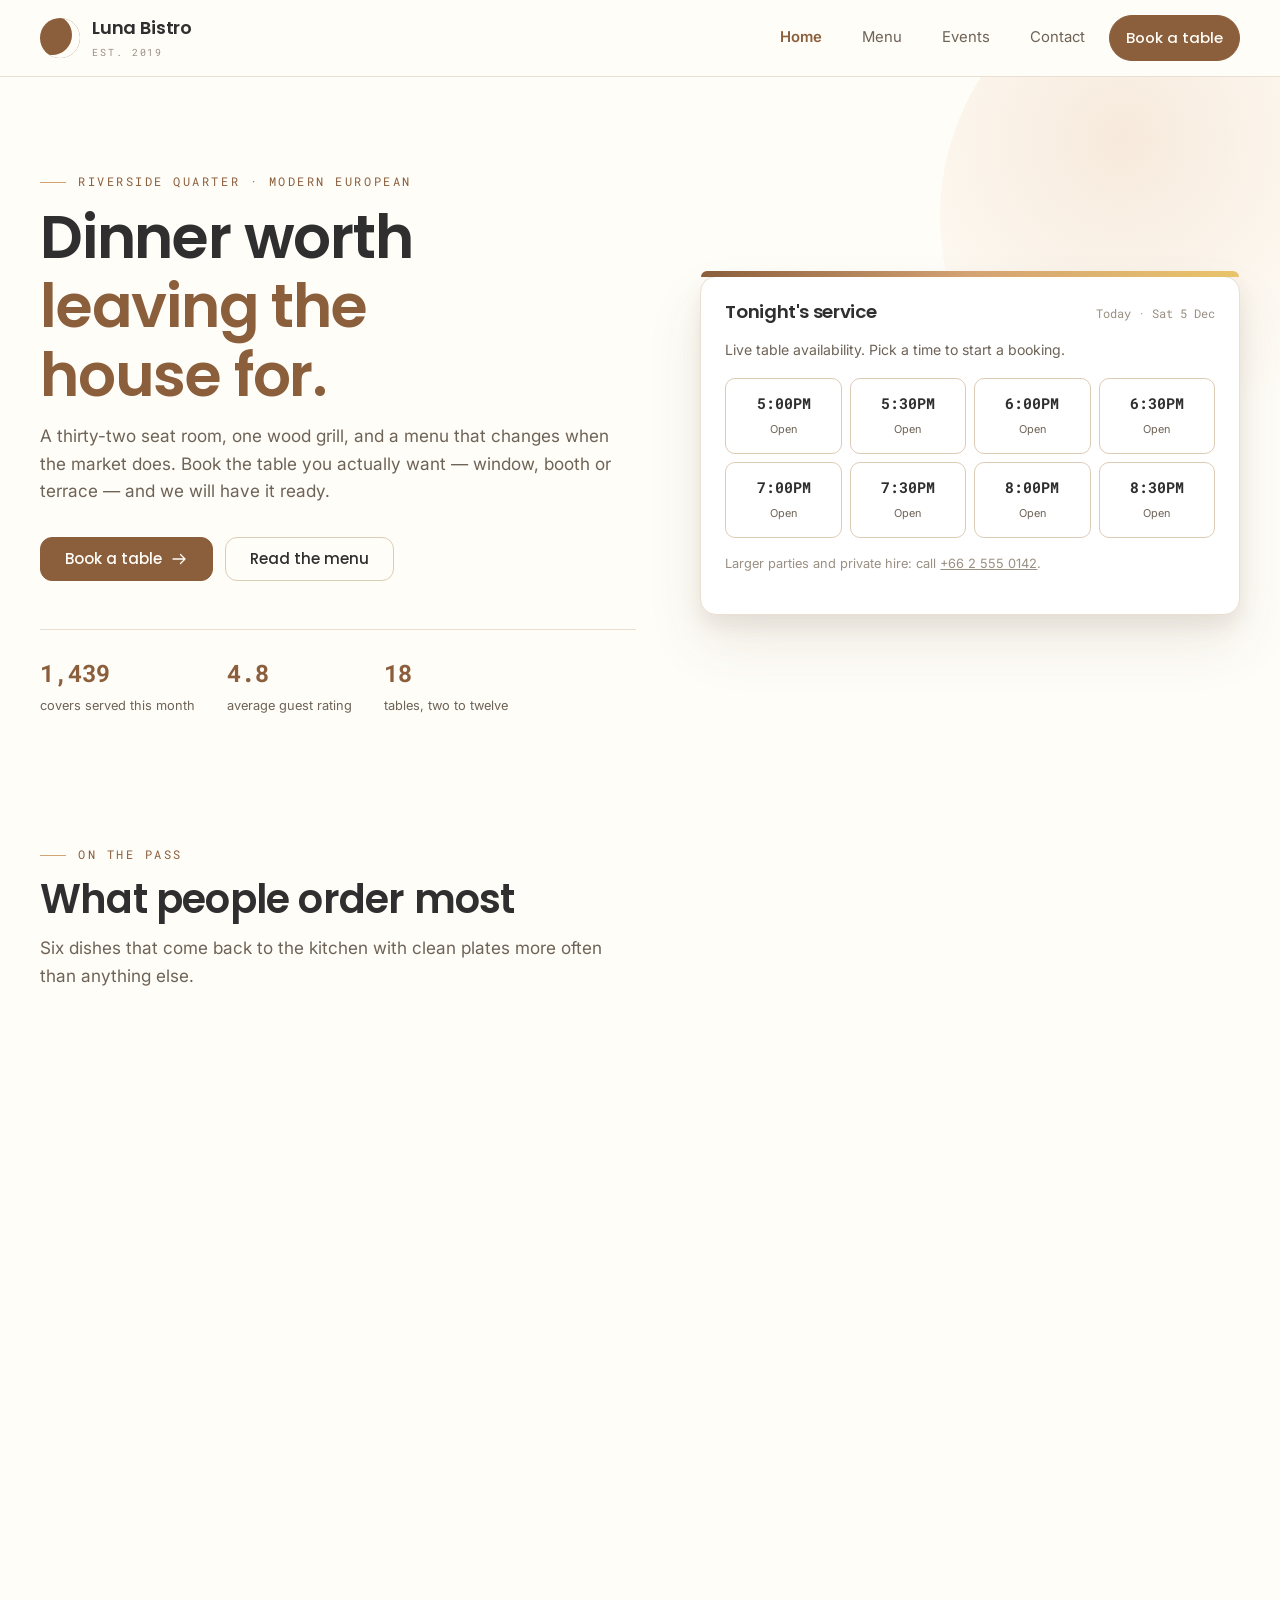
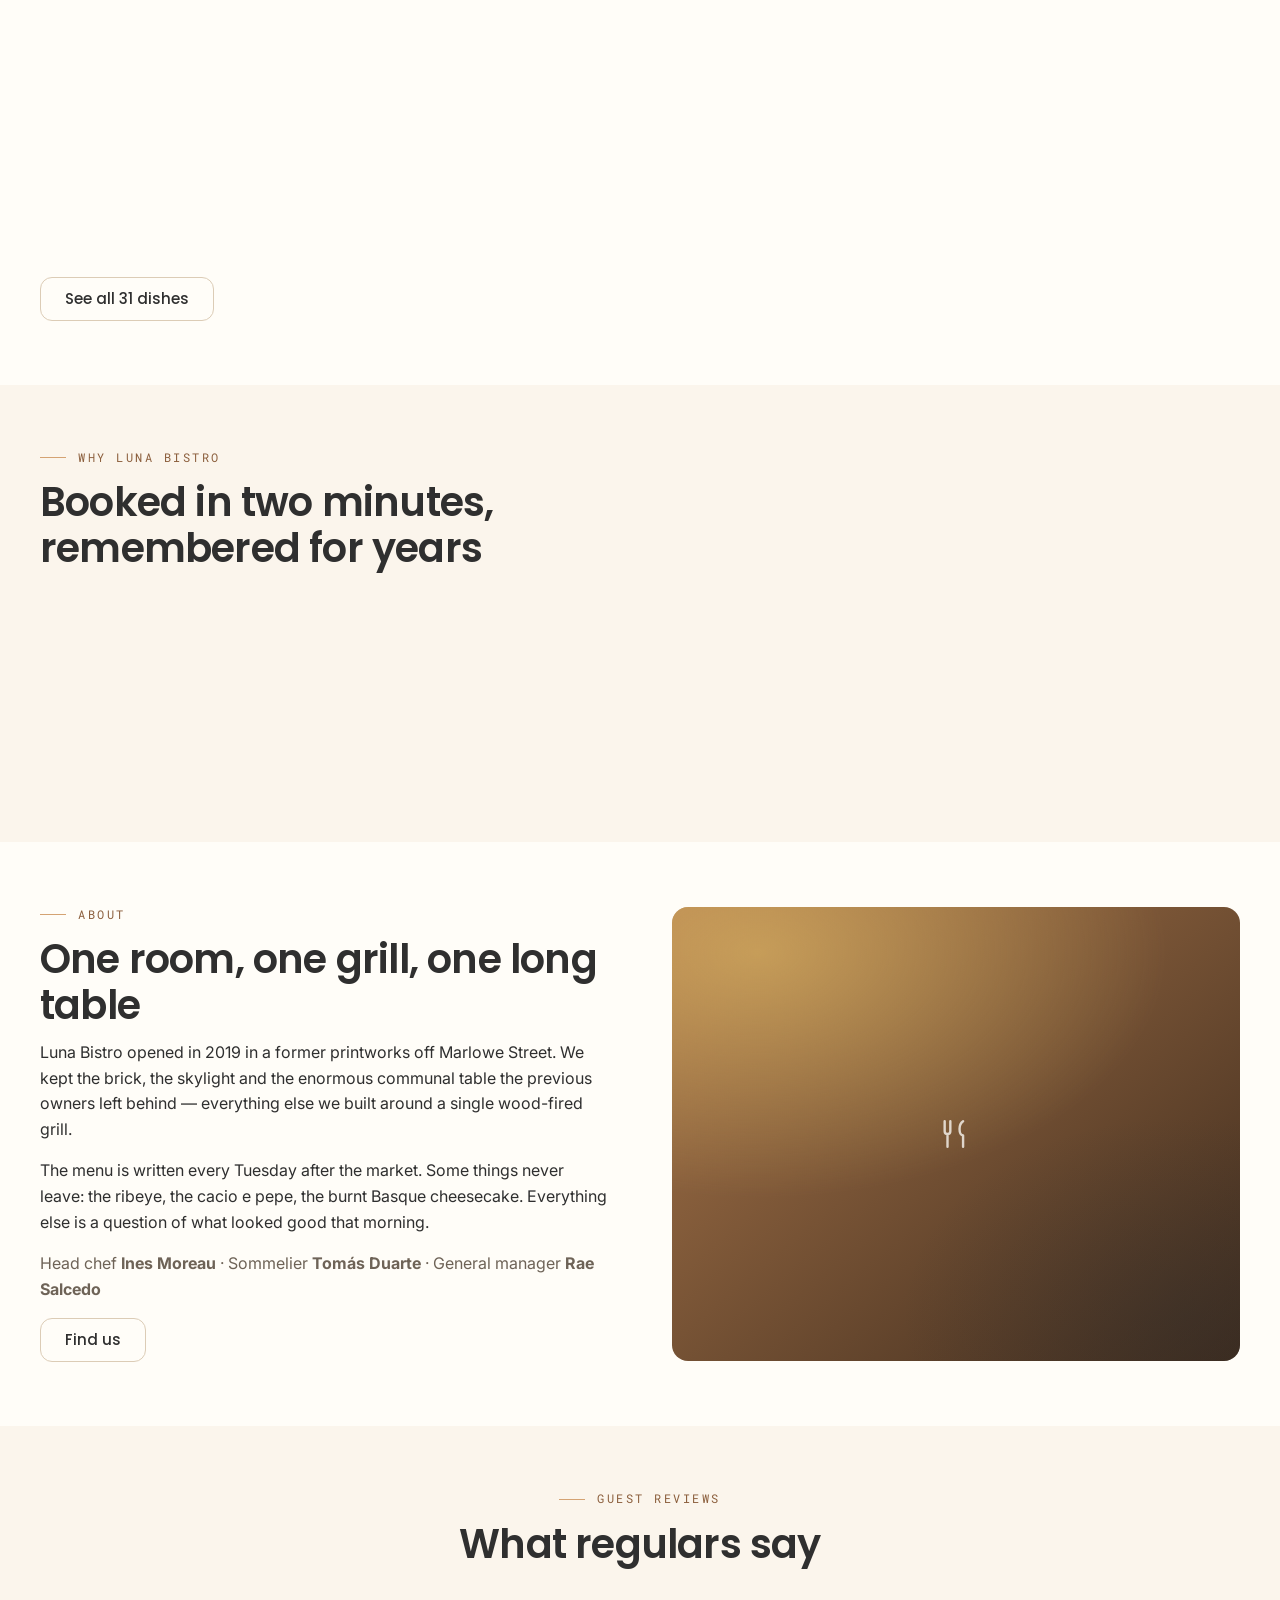
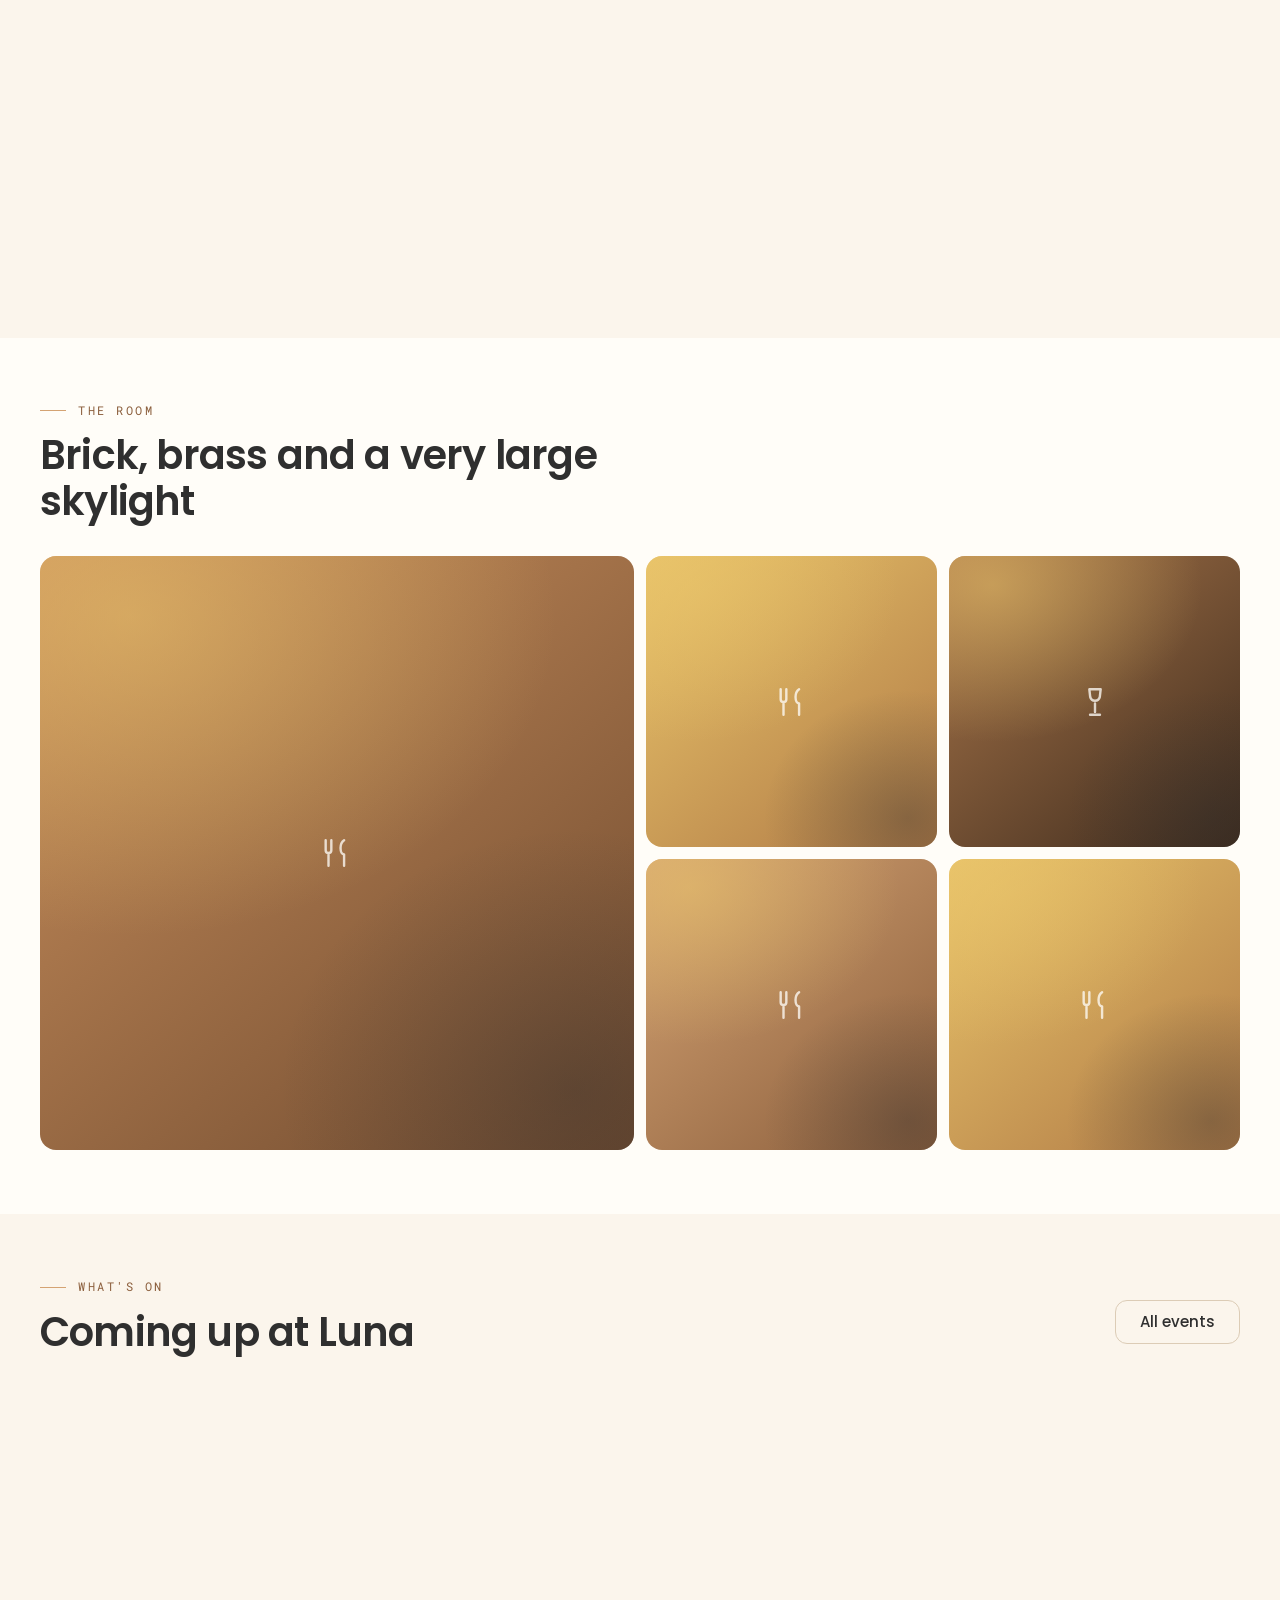
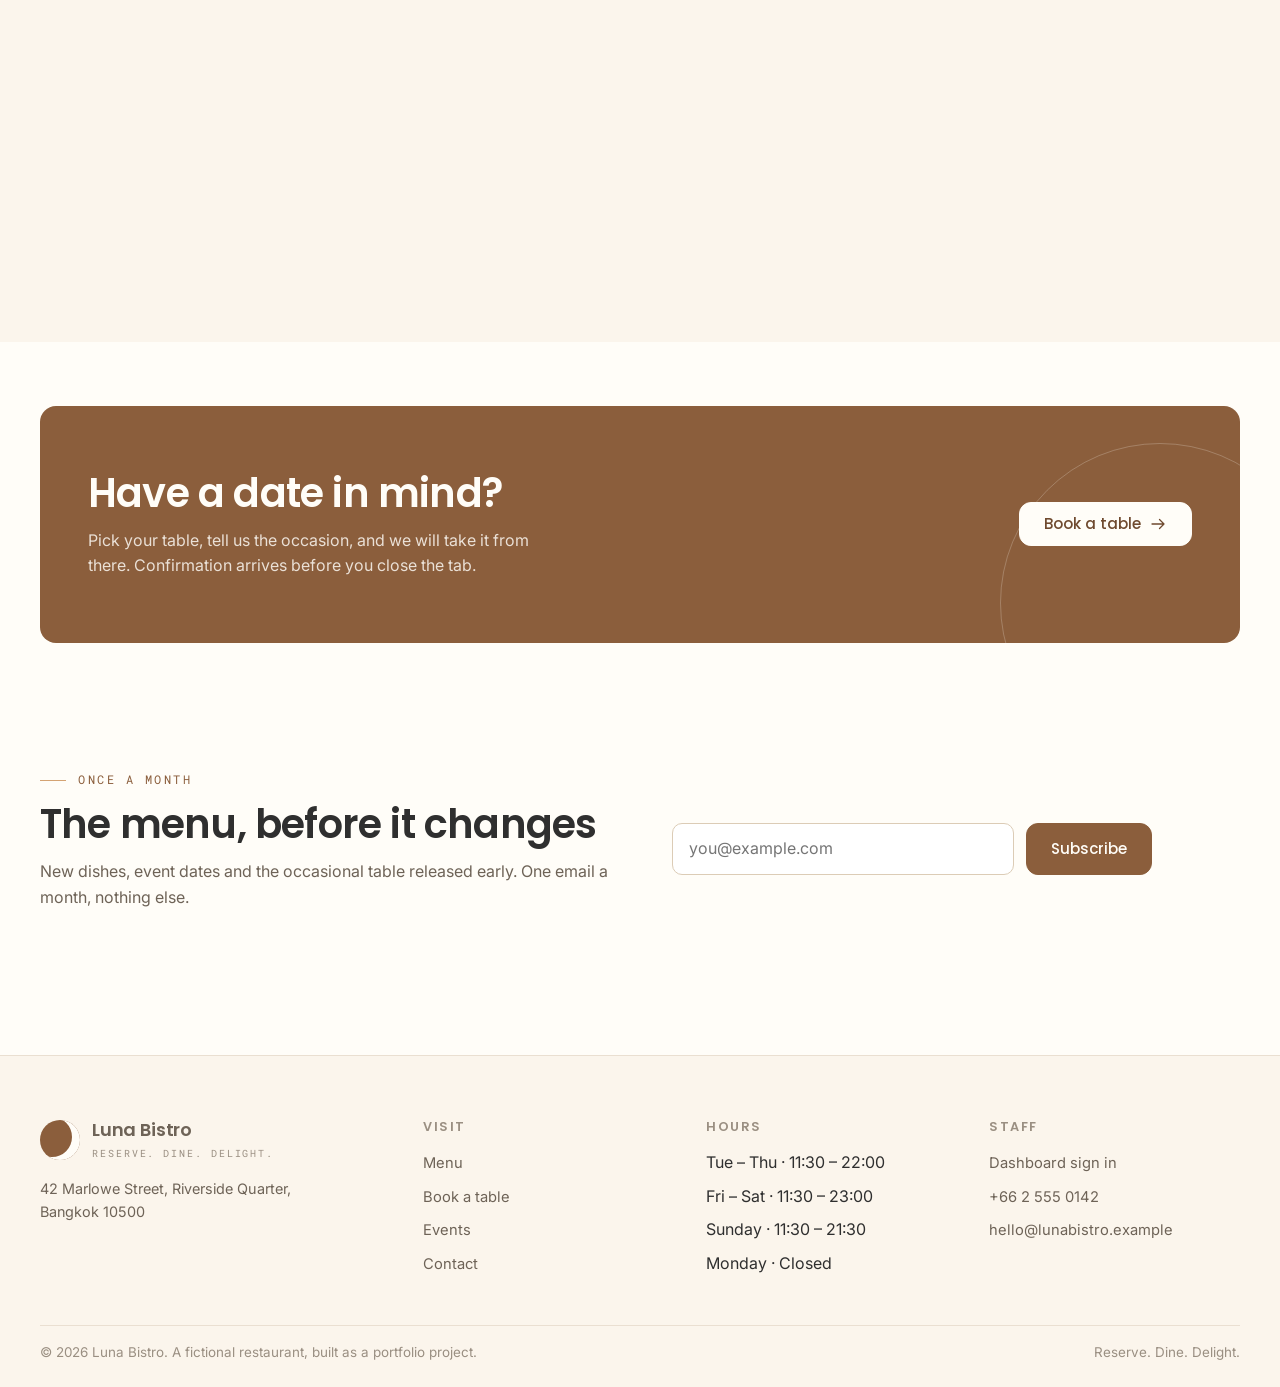
<file: index.html>
<!DOCTYPE html>
<html lang="en">
<head>
<meta charset="utf-8">
<meta name="viewport" content="width=device-width, initial-scale=1">
<title>Luna Bistro — Reserve. Dine. Delight.</title>
<meta name="description" content="Luna Bistro is a neighbourhood restaurant with a seasonal menu and a table you can book in under two minutes.">
<link rel="icon" href="data:image/svg+xml,<svg xmlns='http://www.w3.org/2000/svg' viewBox='0 0 32 32'><circle cx='16' cy='16' r='14' fill='%238B5E3C'/><circle cx='22' cy='13' r='11' fill='%23FFFDF8'/></svg>">
<link rel="preconnect" href="https://fonts.googleapis.com">
<link rel="preconnect" href="https://fonts.gstatic.com" crossorigin>
<link href="https://fonts.googleapis.com/css2?family=Inter:wght@400;500;600&family=Poppins:wght@400;500;600&family=Roboto+Mono:wght@400;500&display=swap" rel="stylesheet">
<link rel="stylesheet" href="assets/css/base.css">
<link rel="stylesheet" href="assets/css/site.css">
</head>
<body data-page="home">
<a class="skip-link" href="#main">Skip to content</a>

<header class="nav">
  <div class="shell nav-inner">
    <a class="brand" href="index.html">
      <span class="brand-mark" aria-hidden="true"></span>
      <span><span class="brand-name">Luna Bistro</span><span class="brand-sub">Est. 2019</span></span>
    </a>
    <button class="btn btn-ghost btn-icon nav-toggle" aria-expanded="false" aria-controls="nav-links" aria-label="Open menu"><span data-icon="menu" data-size="18"></span></button>
    <nav class="nav-links" id="nav-links" aria-label="Main">
      <a href="index.html" aria-current="page">Home</a>
      <a href="menu.html">Menu</a>
      <a href="events.html">Events</a>
      <a href="contact.html">Contact</a>
      <a class="btn btn-sm" href="reservation.html">Book a table</a>
    </nav>
  </div>
</header>

<main id="main">

  <!-- Hero -->
  <section class="hero">
    <div class="shell hero-grid">
      <div>
        <p class="eyebrow">Riverside Quarter · Modern European</p>
        <h1>Dinner worth <em>leaving the house for.</em></h1>
        <p class="lede">A thirty-two seat room, one wood grill, and a menu that changes when the market does. Book the table you actually want — window, booth or terrace — and we will have it ready.</p>
        <div class="hero-actions">
          <a class="btn" href="reservation.html">Book a table<span data-icon="arrow-right" data-size="18"></span></a>
          <a class="btn btn-ghost" href="menu.html">Read the menu</a>
        </div>
        <div class="hero-stats">
          <div><strong id="stat-covers">0</strong><span>covers served this month</span></div>
          <div><strong>4.8</strong><span>average guest rating</span></div>
          <div><strong>18</strong><span>tables, two to twelve</span></div>
        </div>
      </div>

      <!-- Signature: live availability panel -->
      <aside class="service-panel" aria-labelledby="service-title">
        <div class="service-head">
          <h2 id="service-title">Tonight's service</h2>
          <span class="num faint" style="font-size:.76rem" id="service-date"></span>
        </div>
        <p class="muted" style="font-size:.88rem">Live table availability. Pick a time to start a booking.</p>
        <div class="slot-grid" id="slot-grid"></div>
        <p class="hint" style="margin-top:var(--s4)">Larger parties and private hire: call <a href="tel:+6625550142">+66 2 555 0142</a>.</p>
      </aside>
    </div>
  </section>

  <!-- Featured dishes -->
  <section class="section">
    <div class="shell">
      <div class="section-head">
        <p class="eyebrow">On the pass</p>
        <h2>What people order most</h2>
        <p class="lede">Six dishes that come back to the kitchen with clean plates more often than anything else.</p>
      </div>
      <div class="card-grid" id="featured-grid"></div>
      <div style="margin-top:var(--s6)"><a class="btn btn-ghost" href="menu.html">See all 31 dishes</a></div>
    </div>
  </section>

  <!-- Value props -->
  <section class="section section-alt">
    <div class="shell">
      <div class="section-head">
        <p class="eyebrow">Why Luna Bistro</p>
        <h2>Booked in two minutes, remembered for years</h2>
      </div>
      <div class="value-grid" id="value-grid"></div>
    </div>
  </section>

  <!-- About -->
  <section class="section">
    <div class="shell split">
      <div>
        <p class="eyebrow">About</p>
        <h2>One room, one grill, one long table</h2>
        <p>Luna Bistro opened in 2019 in a former printworks off Marlowe Street. We kept the brick, the skylight and the enormous communal table the previous owners left behind — everything else we built around a single wood-fired grill.</p>
        <p>The menu is written every Tuesday after the market. Some things never leave: the ribeye, the cacio e pepe, the burnt Basque cheesecake. Everything else is a question of what looked good that morning.</p>
        <p class="muted">Head chef <strong>Ines Moreau</strong> · Sommelier <strong>Tomás Duarte</strong> · General manager <strong>Rae Salcedo</strong></p>
        <a class="btn btn-ghost" href="contact.html">Find us</a>
      </div>
      <div class="ph ph-tone-3 about-art" role="img" aria-label="The dining room at Luna Bistro"><span data-icon="utensils" data-size="34"></span></div>
    </div>
  </section>

  <!-- Reviews -->
  <section class="section section-alt">
    <div class="shell">
      <div class="section-head center">
        <p class="eyebrow">Guest reviews</p>
        <h2>What regulars say</h2>
      </div>
      <div class="card-grid" id="reviews-grid"></div>
    </div>
  </section>

  <!-- Gallery -->
  <section class="section">
    <div class="shell">
      <div class="section-head">
        <p class="eyebrow">The room</p>
        <h2>Brick, brass and a very large skylight</h2>
      </div>
      <div class="gallery">
        <div class="ph ph-tone-1" role="img" aria-label="The main dining room at dusk"><span data-icon="utensils" data-size="34"></span></div>
        <div class="ph ph-tone-2" role="img" aria-label="The wood-fired grill"><span data-icon="utensils" data-size="34"></span></div>
        <div class="ph ph-tone-3" role="img" aria-label="The bar"><span data-icon="wine" data-size="34"></span></div>
        <div class="ph ph-tone-4" role="img" aria-label="Terrace seating"><span data-icon="utensils" data-size="34"></span></div>
        <div class="ph ph-tone-2" role="img" aria-label="A plated dessert"><span data-icon="utensils" data-size="34"></span></div>
      </div>
    </div>
  </section>

  <!-- Events preview -->
  <section class="section section-alt">
    <div class="shell">
      <div class="row-between wrap" style="margin-bottom:var(--s6)">
        <div class="section-head" style="margin-bottom:0">
          <p class="eyebrow">What's on</p>
          <h2>Coming up at Luna</h2>
        </div>
        <a class="btn btn-ghost" href="events.html">All events</a>
      </div>
      <div class="card-grid" id="events-preview"></div>
    </div>
  </section>

  <!-- CTA -->
  <section class="section">
    <div class="shell">
      <div class="cta">
        <div>
          <h2>Have a date in mind?</h2>
          <p>Pick your table, tell us the occasion, and we will take it from there. Confirmation arrives before you close the tab.</p>
        </div>
        <a class="btn" href="reservation.html">Book a table<span data-icon="arrow-right" data-size="18"></span></a>
      </div>
    </div>
  </section>

  <!-- Newsletter -->
  <section class="section">
    <div class="shell split">
      <div>
        <p class="eyebrow">Once a month</p>
        <h2>The menu, before it changes</h2>
        <p class="muted">New dishes, event dates and the occasional table released early. One email a month, nothing else.</p>
      </div>
      <form class="newsletter" id="newsletter-form" novalidate>
        <label class="sr-only" for="nl-email">Email address</label>
        <input class="control" id="nl-email" type="email" placeholder="you@example.com" autocomplete="email">
        <button class="btn" type="submit">Subscribe</button>
      </form>
    </div>
  </section>
</main>

<footer class="footer">
  <div class="shell">
    <div class="footer-grid">
      <div>
        <a class="brand" href="index.html" style="margin-bottom:var(--s4)">
          <span class="brand-mark" aria-hidden="true"></span>
          <span><span class="brand-name">Luna Bistro</span><span class="brand-sub">Reserve. Dine. Delight.</span></span>
        </a>
        <p class="muted" style="font-size:.9rem;max-width:30ch">42 Marlowe Street, Riverside Quarter, Bangkok 10500</p>
      </div>
      <div>
        <h4>Visit</h4>
        <ul>
          <li><a href="menu.html">Menu</a></li>
          <li><a href="reservation.html">Book a table</a></li>
          <li><a href="events.html">Events</a></li>
          <li><a href="contact.html">Contact</a></li>
        </ul>
      </div>
      <div>
        <h4>Hours</h4>
        <ul>
          <li>Tue – Thu · 11:30 – 22:00</li>
          <li>Fri – Sat · 11:30 – 23:00</li>
          <li>Sunday · 11:30 – 21:30</li>
          <li>Monday · Closed</li>
        </ul>
      </div>
      <div>
        <h4>Staff</h4>
        <ul>
          <li><a href="admin/login.html">Dashboard sign in</a></li>
          <li><a href="tel:+6625550142">+66 2 555 0142</a></li>
          <li><a href="mailto:hello@lunabistro.example">hello@lunabistro.example</a></li>
        </ul>
      </div>
    </div>
    <div class="footer-base">
      <span>© <span data-year></span> Luna Bistro. A fictional restaurant, built as a portfolio project.</span>
      <span>Reserve. Dine. Delight.</span>
    </div>
  </div>
</footer>

<script src="assets/js/data.js"></script>
<script src="assets/js/ui.js"></script>
<script src="assets/js/site.js"></script>
</body>
</html>
</file>
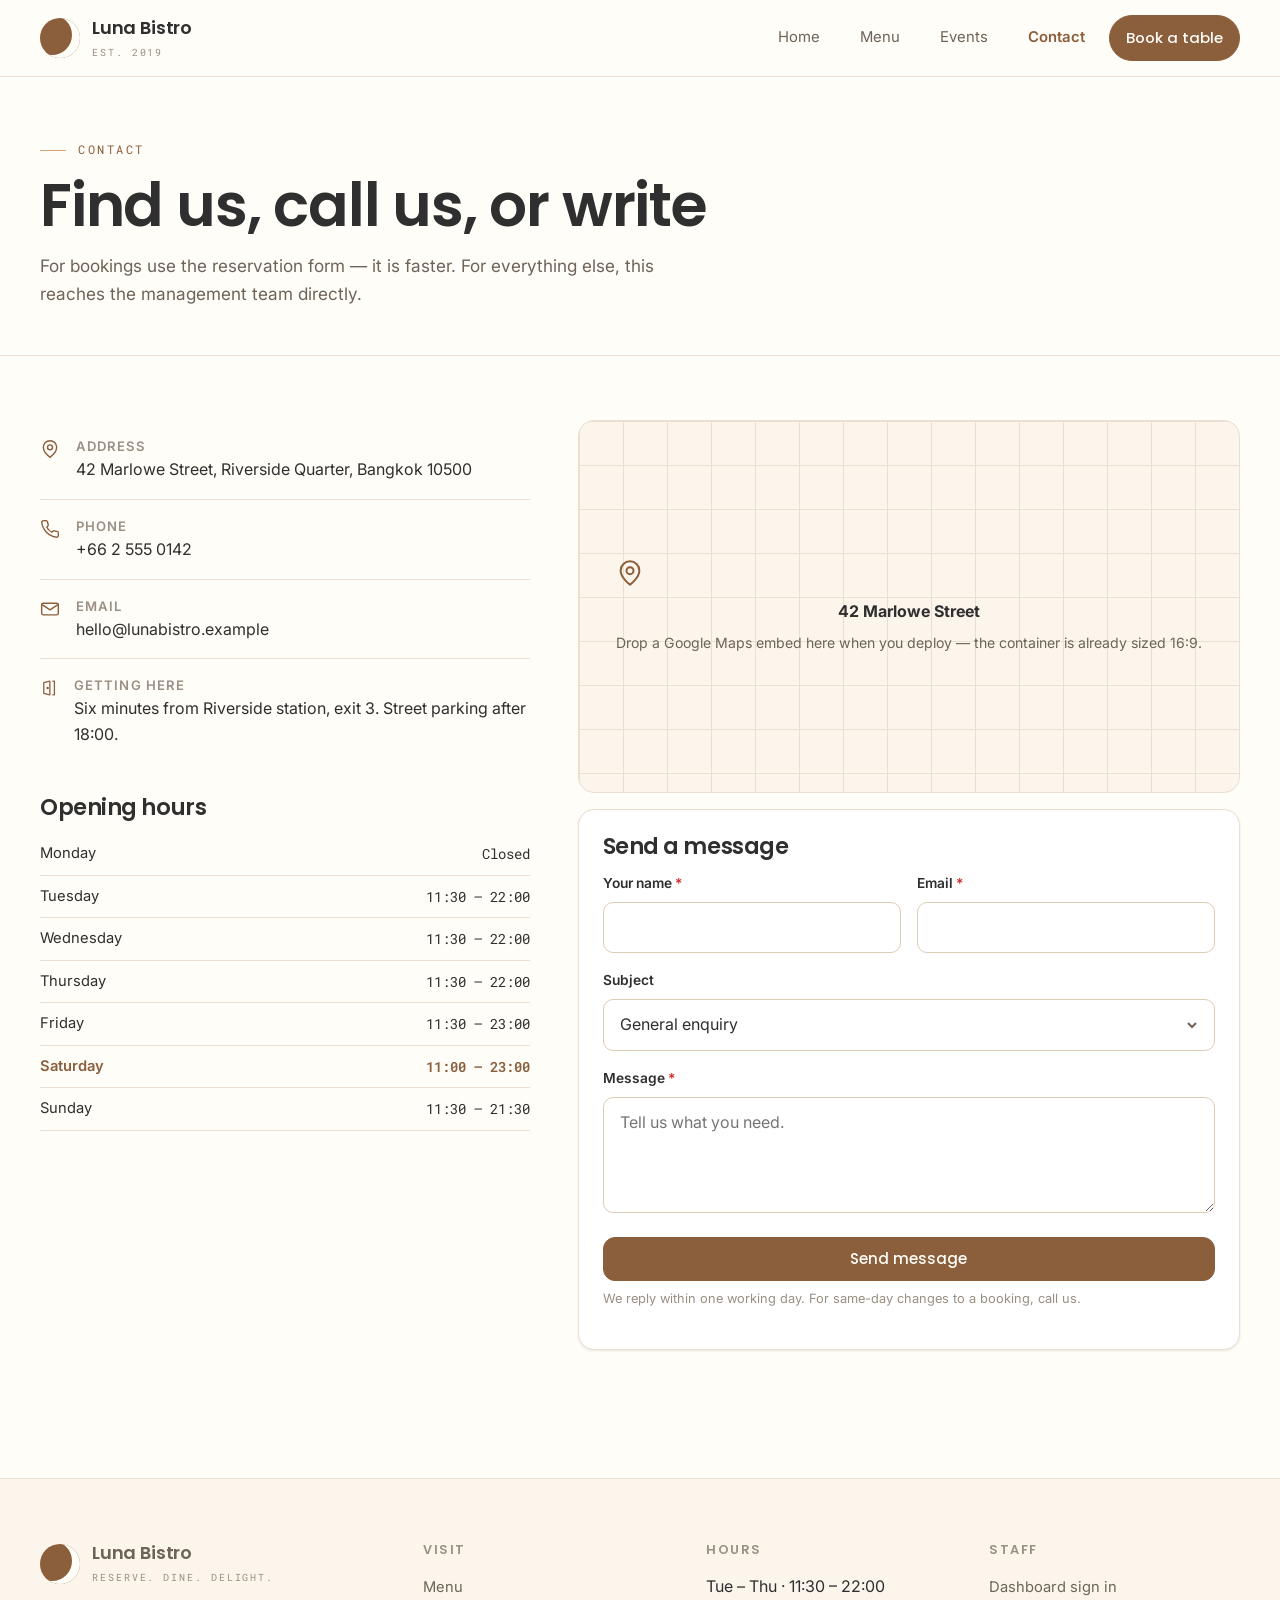
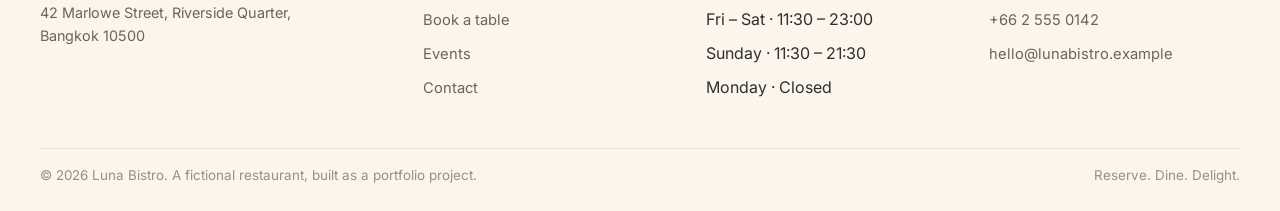
<file: contact.html>
<!DOCTYPE html>
<html lang="en">
<head>
<meta charset="utf-8">
<meta name="viewport" content="width=device-width, initial-scale=1">
<title>Contact — Luna Bistro</title>
<meta name="description" content="Address, phone, email, opening hours and enquiry form for Luna Bistro, Riverside Quarter.">
<link rel="icon" href="data:image/svg+xml,<svg xmlns='http://www.w3.org/2000/svg' viewBox='0 0 32 32'><circle cx='16' cy='16' r='14' fill='%238B5E3C'/><circle cx='22' cy='13' r='11' fill='%23FFFDF8'/></svg>">
<link rel="preconnect" href="https://fonts.googleapis.com">
<link rel="preconnect" href="https://fonts.gstatic.com" crossorigin>
<link href="https://fonts.googleapis.com/css2?family=Inter:wght@400;500;600&family=Poppins:wght@400;500;600&family=Roboto+Mono:wght@400;500&display=swap" rel="stylesheet">
<link rel="stylesheet" href="assets/css/base.css">
<link rel="stylesheet" href="assets/css/site.css">
</head>
<body data-page="contact">
<a class="skip-link" href="#main">Skip to content</a>

<header class="nav">
  <div class="shell nav-inner">
    <a class="brand" href="index.html">
      <span class="brand-mark" aria-hidden="true"></span>
      <span><span class="brand-name">Luna Bistro</span><span class="brand-sub">Est. 2019</span></span>
    </a>
    <button class="btn btn-ghost btn-icon nav-toggle" aria-expanded="false" aria-controls="nav-links" aria-label="Open menu"><span data-icon="menu" data-size="18"></span></button>
    <nav class="nav-links" id="nav-links" aria-label="Main">
      <a href="index.html">Home</a>
      <a href="menu.html">Menu</a>
      <a href="events.html">Events</a>
      <a href="contact.html" aria-current="page">Contact</a>
      <a class="btn btn-sm" href="reservation.html">Book a table</a>
    </nav>
  </div>
</header>

<main id="main">

  <section class="page-head">
    <div class="shell">
      <p class="eyebrow">Contact</p>
      <h1>Find us, call us, or write</h1>
      <p class="lede">For bookings use the reservation form — it is faster. For everything else, this reaches the management team directly.</p>
    </div>
  </section>

  <section class="section">
    <div class="shell contact-grid">
      <div>
        <ul class="info-list">
          <li><span data-icon="map-pin"></span><div><b>Address</b><span id="c-address"></span></div></li>
          <li><span data-icon="phone"></span><div><b>Phone</b><span id="c-phone"></span></div></li>
          <li><span data-icon="mail"></span><div><b>Email</b><span id="c-email"></span></div></li>
          <li><span data-icon="door-open"></span><div><b>Getting here</b>Six minutes from Riverside station, exit 3. Street parking after 18:00.</div></li>
        </ul>

        <h3 style="margin-top:var(--s6)">Opening hours</h3>
        <table class="hours-table"><tbody id="hours-body"></tbody></table>
      </div>

      <div class="stack">
        <div class="map-frame">
          <div>
            <span data-icon="map-pin" data-size="28" style="color:var(--brand);display:block;margin:0 auto var(--s3)"></span>
            <b>42 Marlowe Street</b>
            <p class="muted" style="margin:var(--s2) 0 0;font-size:.88rem">Drop a Google Maps embed here when you deploy &mdash; the container is already sized 16:9.</p>
          </div>
        </div>

        <form class="card card-pad" id="contact-form" novalidate>
          <h3>Send a message</h3>
          <div class="grid-2">
            <div class="field"><label for="k-name">Your name <span class="req">*</span></label><input class="control" id="k-name" autocomplete="name"></div>
            <div class="field"><label for="k-email">Email <span class="req">*</span></label><input class="control" id="k-email" type="email" autocomplete="email"></div>
          </div>
          <div class="field"><label for="k-subject">Subject</label>
            <select class="control" id="k-subject">
              <option>General enquiry</option><option>Private hire</option><option>Feedback</option>
              <option>Press</option><option>Careers</option>
            </select>
          </div>
          <div class="field"><label for="k-message">Message <span class="req">*</span></label><textarea class="control" id="k-message" placeholder="Tell us what you need."></textarea></div>
          <button class="btn btn-block" type="submit">Send message</button>
          <p class="hint">We reply within one working day. For same-day changes to a booking, call us.</p>
        </form>
      </div>
    </div>
  </section>
</main>

<footer class="footer">
  <div class="shell">
    <div class="footer-grid">
      <div>
        <a class="brand" href="index.html" style="margin-bottom:var(--s4)">
          <span class="brand-mark" aria-hidden="true"></span>
          <span><span class="brand-name">Luna Bistro</span><span class="brand-sub">Reserve. Dine. Delight.</span></span>
        </a>
        <p class="muted" style="font-size:.9rem;max-width:30ch">42 Marlowe Street, Riverside Quarter, Bangkok 10500</p>
      </div>
      <div>
        <h4>Visit</h4>
        <ul>
          <li><a href="menu.html">Menu</a></li>
          <li><a href="reservation.html">Book a table</a></li>
          <li><a href="events.html">Events</a></li>
          <li><a href="contact.html">Contact</a></li>
        </ul>
      </div>
      <div>
        <h4>Hours</h4>
        <ul>
          <li>Tue &ndash; Thu &middot; 11:30 &ndash; 22:00</li>
          <li>Fri &ndash; Sat &middot; 11:30 &ndash; 23:00</li>
          <li>Sunday &middot; 11:30 &ndash; 21:30</li>
          <li>Monday &middot; Closed</li>
        </ul>
      </div>
      <div>
        <h4>Staff</h4>
        <ul>
          <li><a href="admin/login.html">Dashboard sign in</a></li>
          <li><a href="tel:+6625550142">+66 2 555 0142</a></li>
          <li><a href="mailto:hello@lunabistro.example">hello@lunabistro.example</a></li>
        </ul>
      </div>
    </div>
    <div class="footer-base">
      <span>&copy; <span data-year></span> Luna Bistro. A fictional restaurant, built as a portfolio project.</span>
      <span>Reserve. Dine. Delight.</span>
    </div>
  </div>
</footer>

<script src="assets/js/data.js"></script>
<script src="assets/js/ui.js"></script>
<script src="assets/js/site.js"></script>
</body>
</html>
</file>
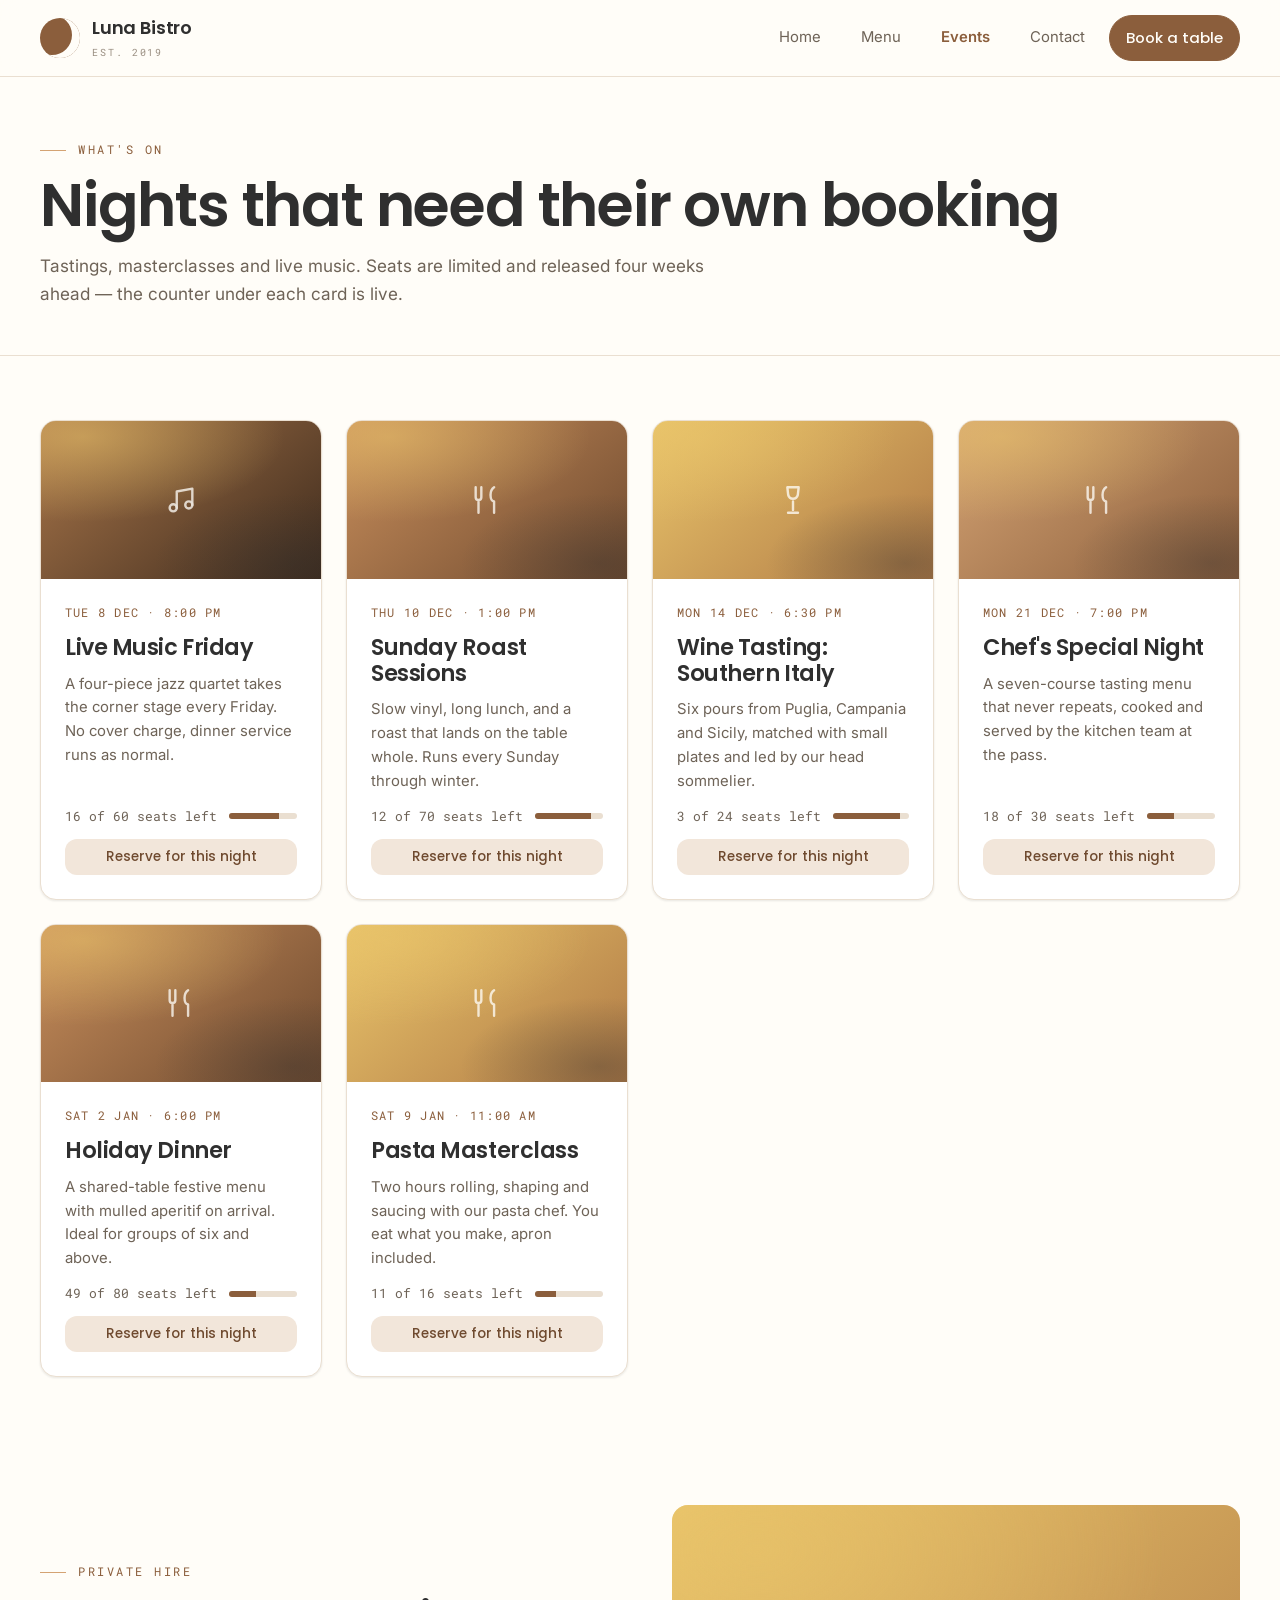
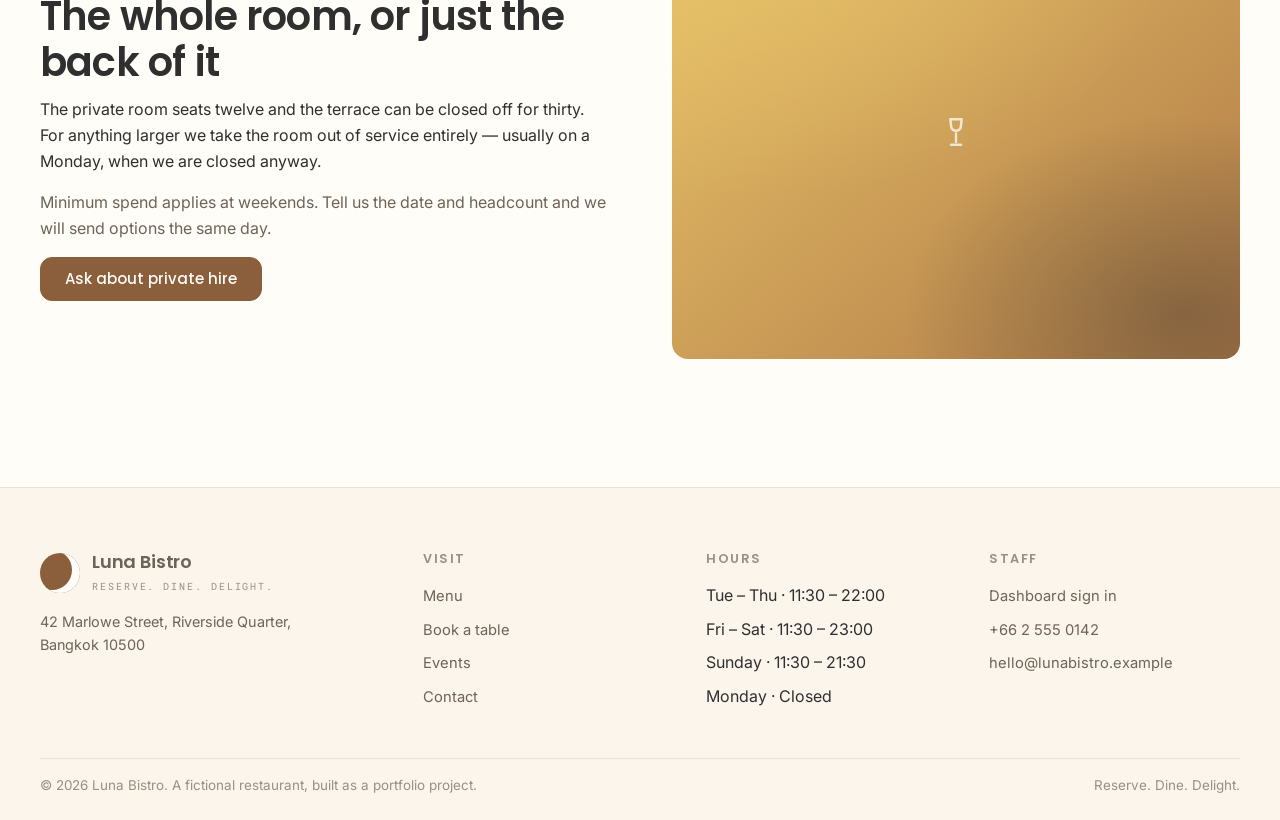
<file: events.html>
<!DOCTYPE html>
<html lang="en">
<head>
<meta charset="utf-8">
<meta name="viewport" content="width=device-width, initial-scale=1">
<title>Events — Luna Bistro</title>
<meta name="description" content="Live music, wine tastings, chef's table nights and pasta masterclasses at Luna Bistro.">
<link rel="icon" href="data:image/svg+xml,<svg xmlns='http://www.w3.org/2000/svg' viewBox='0 0 32 32'><circle cx='16' cy='16' r='14' fill='%238B5E3C'/><circle cx='22' cy='13' r='11' fill='%23FFFDF8'/></svg>">
<link rel="preconnect" href="https://fonts.googleapis.com">
<link rel="preconnect" href="https://fonts.gstatic.com" crossorigin>
<link href="https://fonts.googleapis.com/css2?family=Inter:wght@400;500;600&family=Poppins:wght@400;500;600&family=Roboto+Mono:wght@400;500&display=swap" rel="stylesheet">
<link rel="stylesheet" href="assets/css/base.css">
<link rel="stylesheet" href="assets/css/site.css">
</head>
<body data-page="events">
<a class="skip-link" href="#main">Skip to content</a>

<header class="nav">
  <div class="shell nav-inner">
    <a class="brand" href="index.html">
      <span class="brand-mark" aria-hidden="true"></span>
      <span><span class="brand-name">Luna Bistro</span><span class="brand-sub">Est. 2019</span></span>
    </a>
    <button class="btn btn-ghost btn-icon nav-toggle" aria-expanded="false" aria-controls="nav-links" aria-label="Open menu"><span data-icon="menu" data-size="18"></span></button>
    <nav class="nav-links" id="nav-links" aria-label="Main">
      <a href="index.html">Home</a>
      <a href="menu.html">Menu</a>
      <a href="events.html" aria-current="page">Events</a>
      <a href="contact.html">Contact</a>
      <a class="btn btn-sm" href="reservation.html">Book a table</a>
    </nav>
  </div>
</header>

<main id="main">

  <section class="page-head">
    <div class="shell">
      <p class="eyebrow">What's on</p>
      <h1>Nights that need their own booking</h1>
      <p class="lede">Tastings, masterclasses and live music. Seats are limited and released four weeks ahead — the counter under each card is live.</p>
    </div>
  </section>

  <section class="section">
    <div class="shell">
      <div class="card-grid" id="events-grid"></div>
    </div>
  </section>

  <section class="section">
    <div class="shell split">
      <div>
        <p class="eyebrow">Private hire</p>
        <h2>The whole room, or just the back of it</h2>
        <p>The private room seats twelve and the terrace can be closed off for thirty. For anything larger we take the room out of service entirely — usually on a Monday, when we are closed anyway.</p>
        <p class="muted">Minimum spend applies at weekends. Tell us the date and headcount and we will send options the same day.</p>
        <a class="btn" href="contact.html">Ask about private hire</a>
      </div>
      <div class="ph ph-tone-2 about-art" role="img" aria-label="The private dining room"><span data-icon="wine" data-size="34"></span></div>
    </div>
  </section>
</main>

<footer class="footer">
  <div class="shell">
    <div class="footer-grid">
      <div>
        <a class="brand" href="index.html" style="margin-bottom:var(--s4)">
          <span class="brand-mark" aria-hidden="true"></span>
          <span><span class="brand-name">Luna Bistro</span><span class="brand-sub">Reserve. Dine. Delight.</span></span>
        </a>
        <p class="muted" style="font-size:.9rem;max-width:30ch">42 Marlowe Street, Riverside Quarter, Bangkok 10500</p>
      </div>
      <div>
        <h4>Visit</h4>
        <ul>
          <li><a href="menu.html">Menu</a></li>
          <li><a href="reservation.html">Book a table</a></li>
          <li><a href="events.html">Events</a></li>
          <li><a href="contact.html">Contact</a></li>
        </ul>
      </div>
      <div>
        <h4>Hours</h4>
        <ul>
          <li>Tue &ndash; Thu &middot; 11:30 &ndash; 22:00</li>
          <li>Fri &ndash; Sat &middot; 11:30 &ndash; 23:00</li>
          <li>Sunday &middot; 11:30 &ndash; 21:30</li>
          <li>Monday &middot; Closed</li>
        </ul>
      </div>
      <div>
        <h4>Staff</h4>
        <ul>
          <li><a href="admin/login.html">Dashboard sign in</a></li>
          <li><a href="tel:+6625550142">+66 2 555 0142</a></li>
          <li><a href="mailto:hello@lunabistro.example">hello@lunabistro.example</a></li>
        </ul>
      </div>
    </div>
    <div class="footer-base">
      <span>&copy; <span data-year></span> Luna Bistro. A fictional restaurant, built as a portfolio project.</span>
      <span>Reserve. Dine. Delight.</span>
    </div>
  </div>
</footer>

<script src="assets/js/data.js"></script>
<script src="assets/js/ui.js"></script>
<script src="assets/js/site.js"></script>
</body>
</html>
</file>
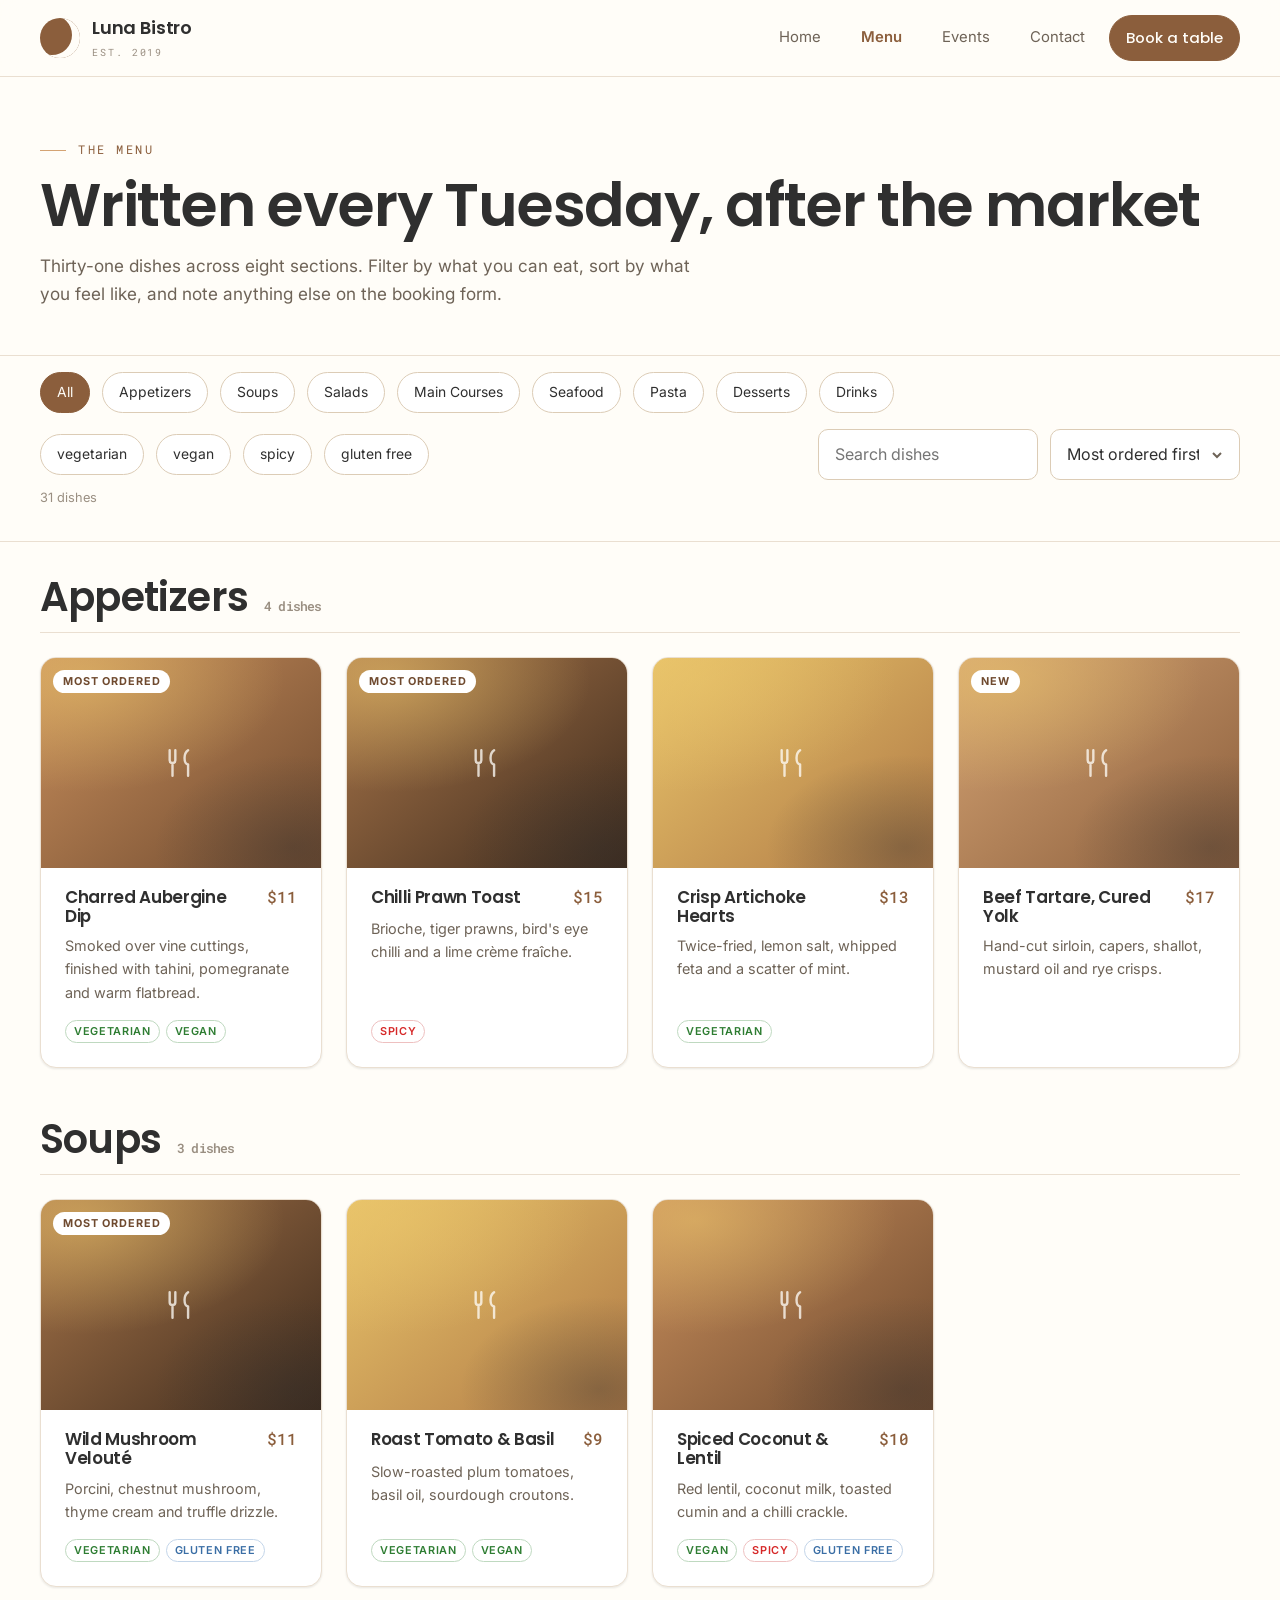
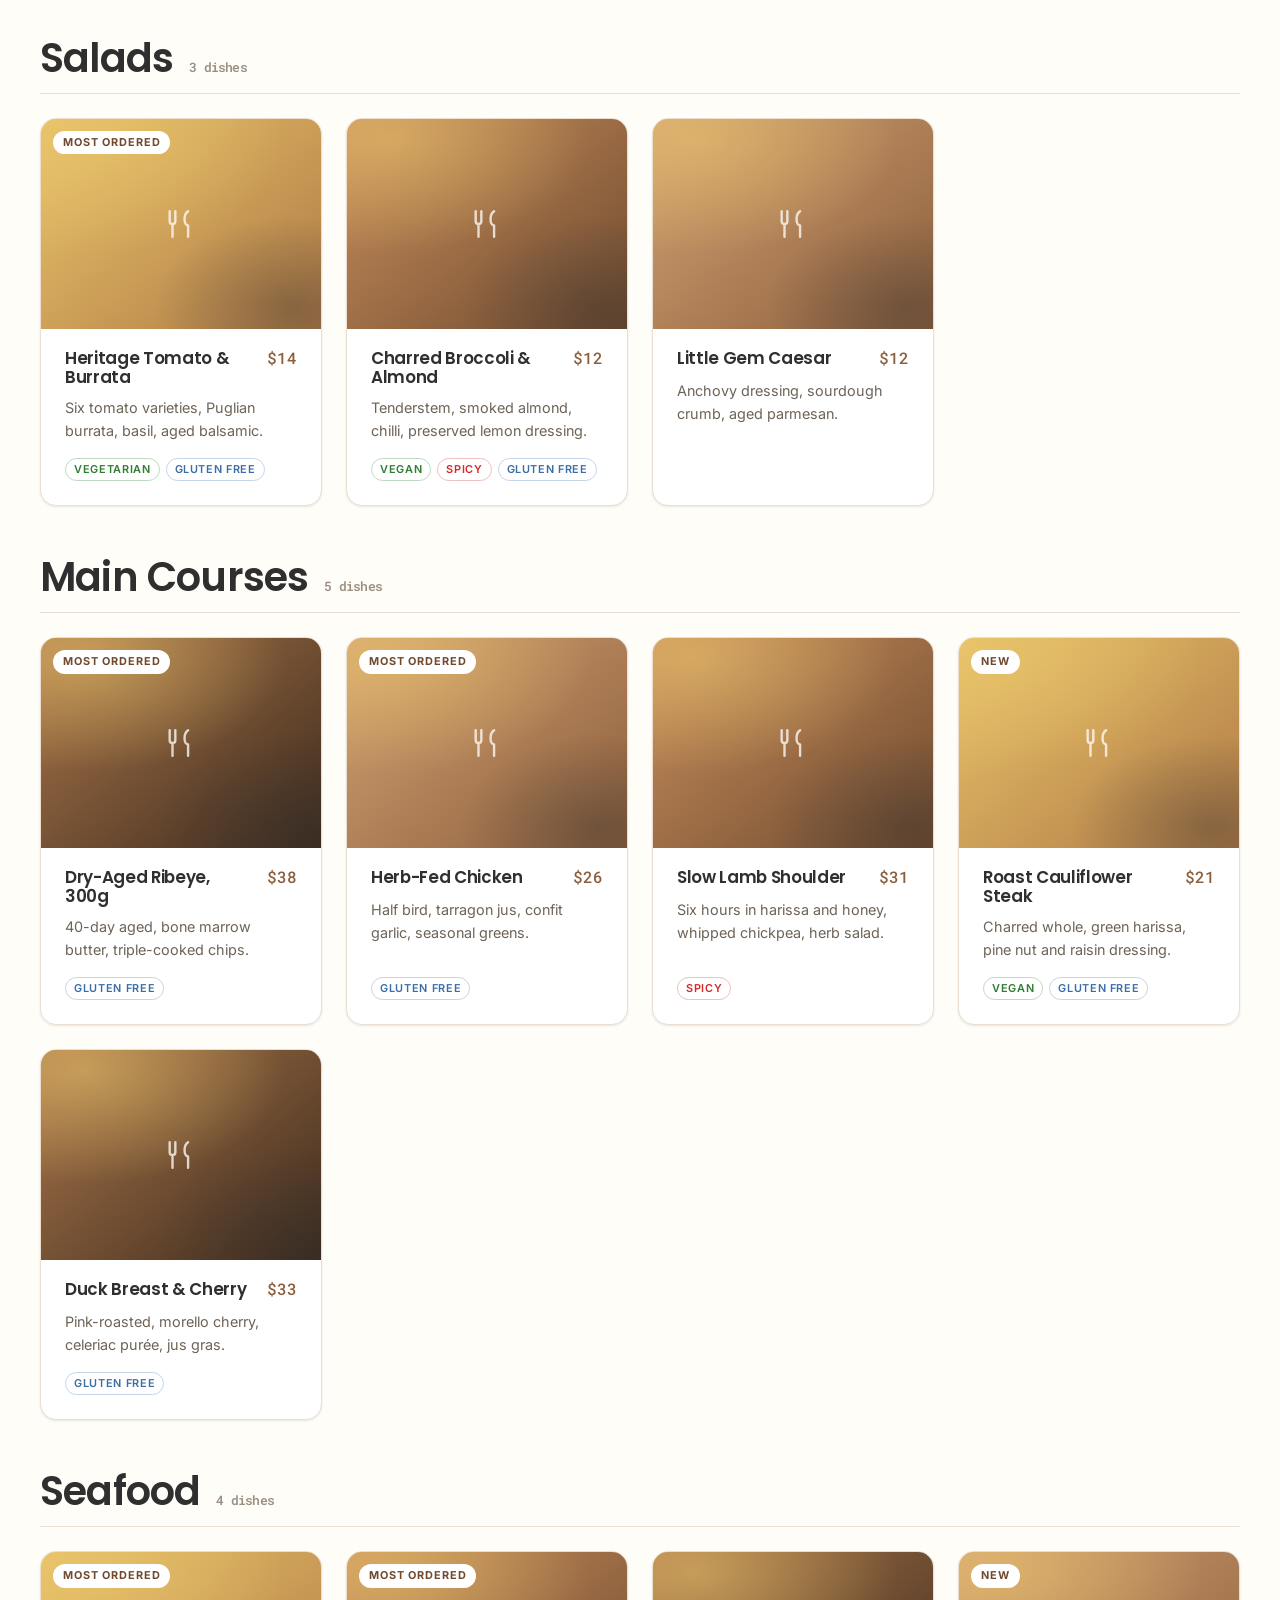
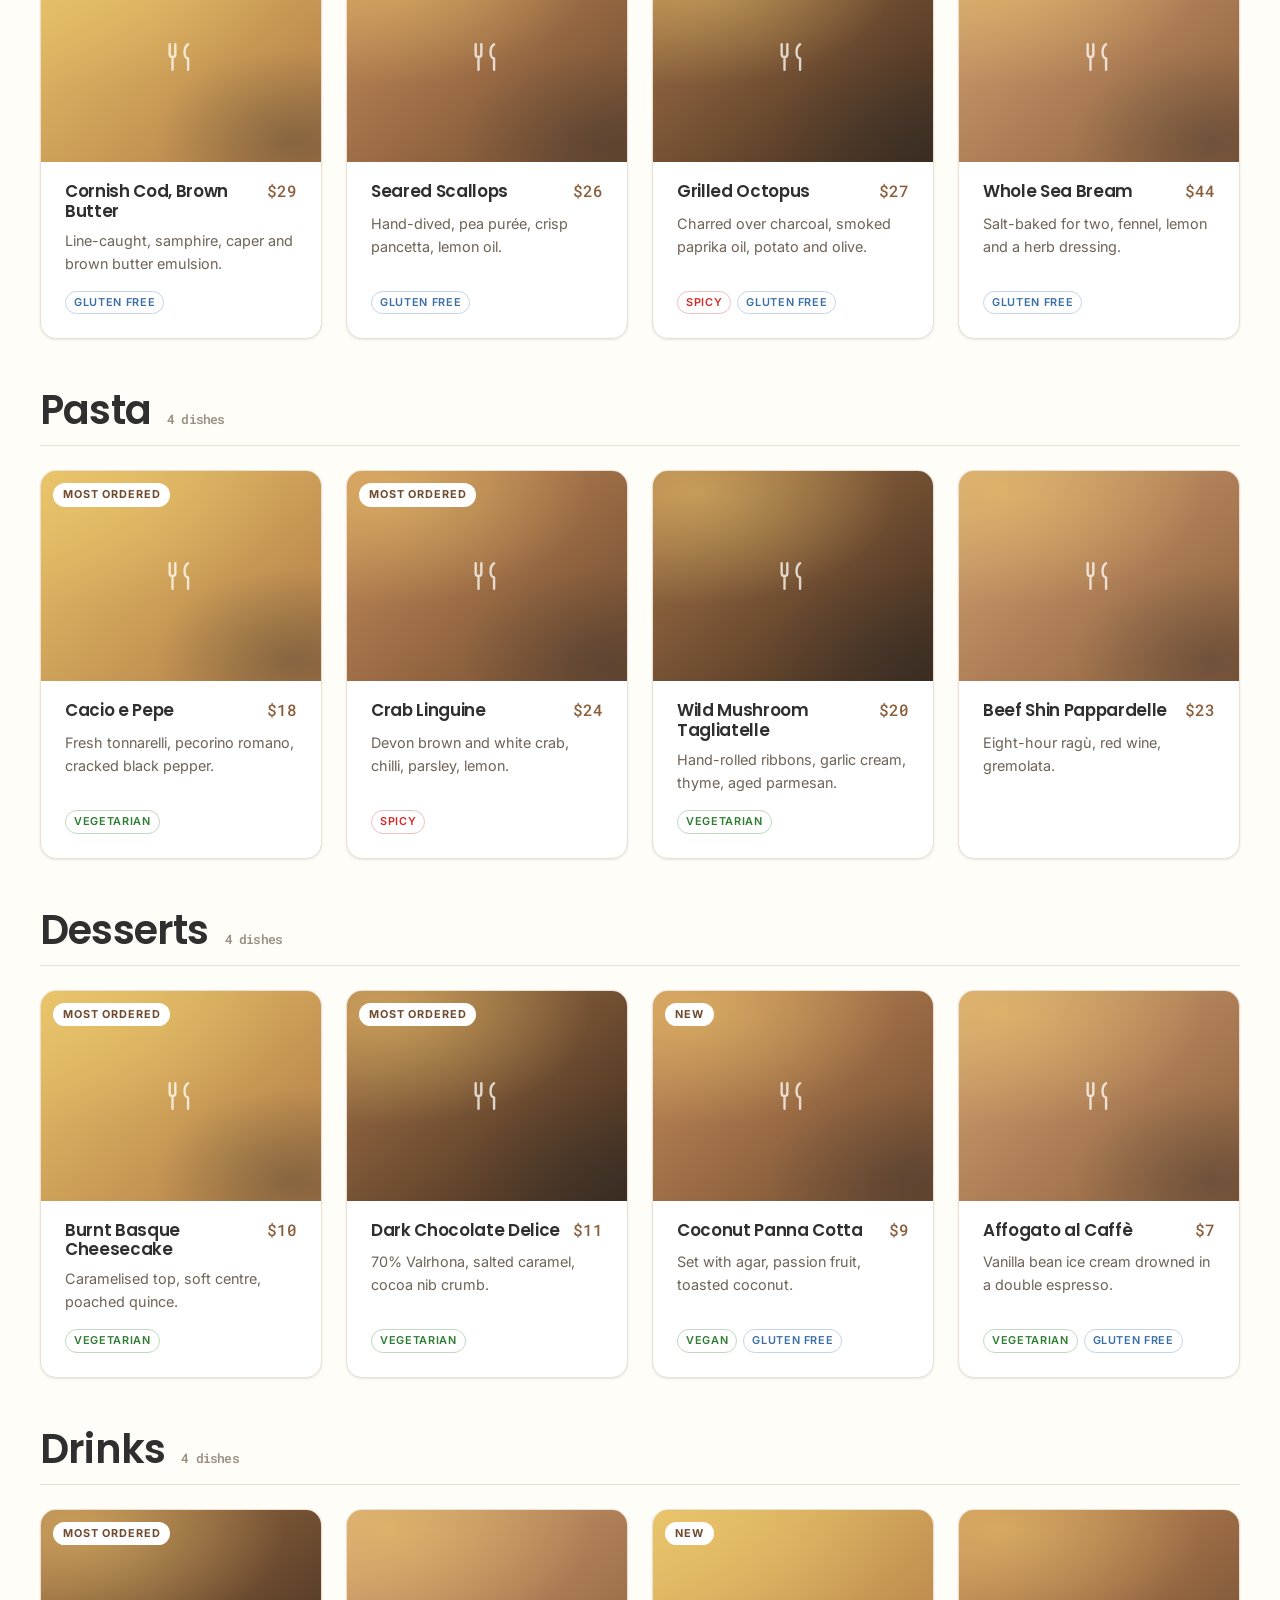
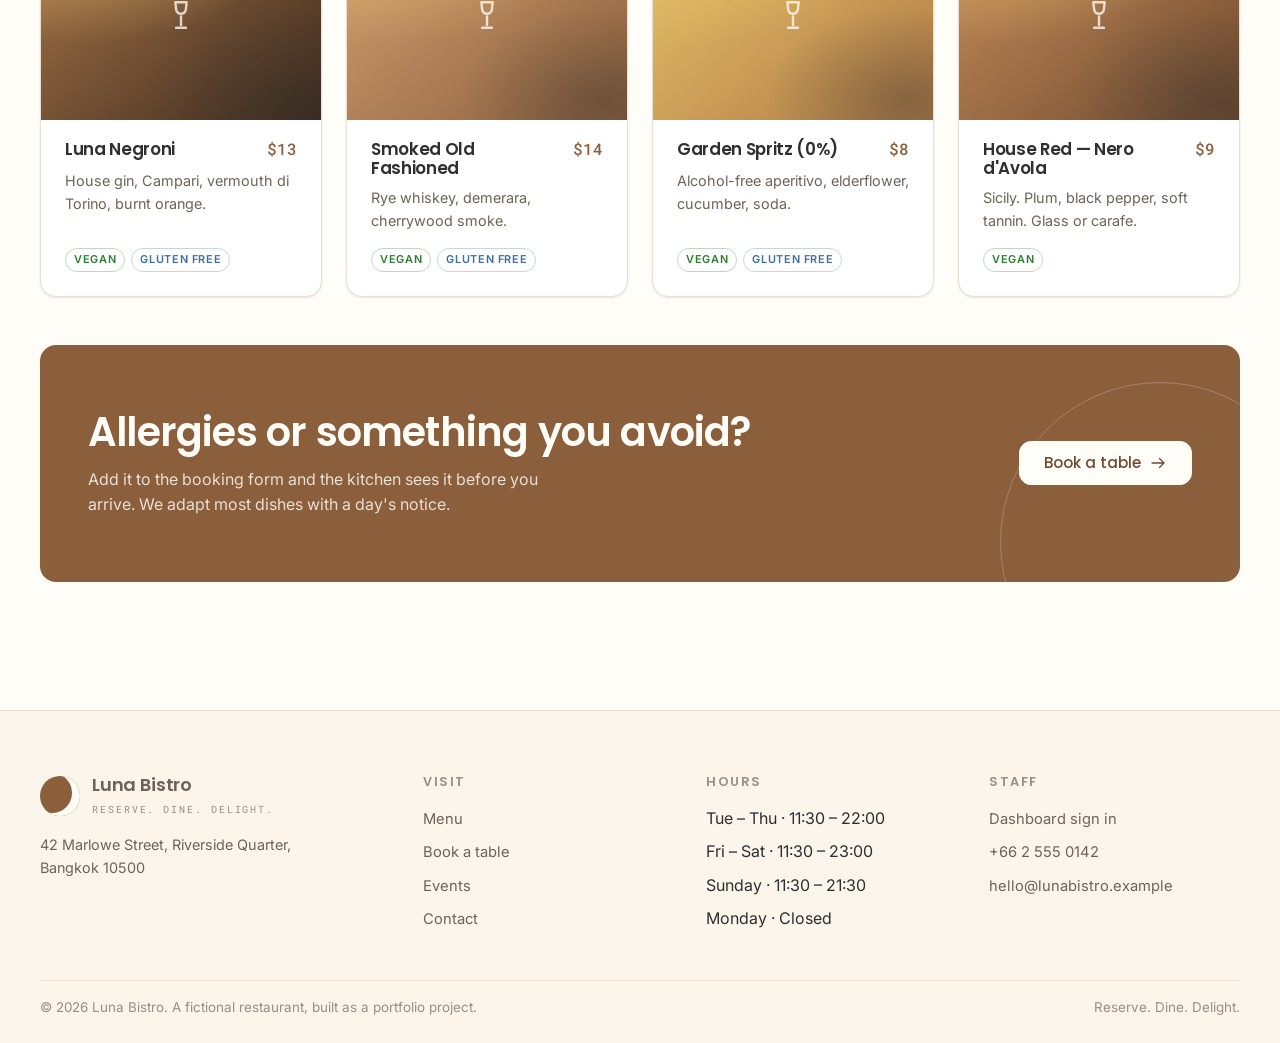
<file: menu.html>
<!DOCTYPE html>
<html lang="en">
<head>
<meta charset="utf-8">
<meta name="viewport" content="width=device-width, initial-scale=1">
<title>Menu — Luna Bistro</title>
<meta name="description" content="The full Luna Bistro menu: appetizers, soups, salads, mains, seafood, pasta, desserts and drinks, with vegetarian, vegan, spicy and gluten-free filters.">
<link rel="icon" href="data:image/svg+xml,<svg xmlns='http://www.w3.org/2000/svg' viewBox='0 0 32 32'><circle cx='16' cy='16' r='14' fill='%238B5E3C'/><circle cx='22' cy='13' r='11' fill='%23FFFDF8'/></svg>">
<link rel="preconnect" href="https://fonts.googleapis.com">
<link rel="preconnect" href="https://fonts.gstatic.com" crossorigin>
<link href="https://fonts.googleapis.com/css2?family=Inter:wght@400;500;600&family=Poppins:wght@400;500;600&family=Roboto+Mono:wght@400;500&display=swap" rel="stylesheet">
<link rel="stylesheet" href="assets/css/base.css">
<link rel="stylesheet" href="assets/css/site.css">
</head>
<body data-page="menu">
<a class="skip-link" href="#main">Skip to content</a>

<header class="nav">
  <div class="shell nav-inner">
    <a class="brand" href="index.html">
      <span class="brand-mark" aria-hidden="true"></span>
      <span><span class="brand-name">Luna Bistro</span><span class="brand-sub">Est. 2019</span></span>
    </a>
    <button class="btn btn-ghost btn-icon nav-toggle" aria-expanded="false" aria-controls="nav-links" aria-label="Open menu"><span data-icon="menu" data-size="18"></span></button>
    <nav class="nav-links" id="nav-links" aria-label="Main">
      <a href="index.html">Home</a>
      <a href="menu.html" aria-current="page">Menu</a>
      <a href="events.html">Events</a>
      <a href="contact.html">Contact</a>
      <a class="btn btn-sm" href="reservation.html">Book a table</a>
    </nav>
  </div>
</header>

<main id="main">

  <section class="page-head">
    <div class="shell">
      <p class="eyebrow">The menu</p>
      <h1>Written every Tuesday, after the market</h1>
      <p class="lede">Thirty-one dishes across eight sections. Filter by what you can eat, sort by what you feel like, and note anything else on the booking form.</p>
    </div>
  </section>

  <div class="menu-toolbar">
    <div class="shell stack">
      <div class="filter-row" id="cat-filters" role="group" aria-label="Filter by category"></div>
      <div class="filter-row">
        <div class="filter-row" id="diet-filters" role="group" aria-label="Filter by dietary requirement"></div>
        <div class="grow"></div>
        <label class="sr-only" for="menu-search">Search the menu</label>
        <input class="control" id="menu-search" type="search" placeholder="Search dishes" style="max-width:220px;min-height:40px">
        <label class="sr-only" for="menu-sort">Sort dishes</label>
        <select class="control" id="menu-sort" style="max-width:190px;min-height:40px">
          <option value="popular">Most ordered first</option>
          <option value="price-asc">Price, low to high</option>
          <option value="price-desc">Price, high to low</option>
          <option value="new">New dishes first</option>
        </select>
      </div>
      <p class="hint" id="result-count" aria-live="polite"></p>
    </div>
  </div>

  <section class="section" style="padding-top:var(--s6)">
    <div class="shell" id="menu-list"></div>
    <div class="shell" style="margin-top:var(--s7)">
      <div class="cta">
        <div>
          <h2>Allergies or something you avoid?</h2>
          <p>Add it to the booking form and the kitchen sees it before you arrive. We adapt most dishes with a day's notice.</p>
        </div>
        <a class="btn" href="reservation.html">Book a table<span data-icon="arrow-right" data-size="18"></span></a>
      </div>
    </div>
  </section>
</main>

<footer class="footer">
  <div class="shell">
    <div class="footer-grid">
      <div>
        <a class="brand" href="index.html" style="margin-bottom:var(--s4)">
          <span class="brand-mark" aria-hidden="true"></span>
          <span><span class="brand-name">Luna Bistro</span><span class="brand-sub">Reserve. Dine. Delight.</span></span>
        </a>
        <p class="muted" style="font-size:.9rem;max-width:30ch">42 Marlowe Street, Riverside Quarter, Bangkok 10500</p>
      </div>
      <div>
        <h4>Visit</h4>
        <ul>
          <li><a href="menu.html">Menu</a></li>
          <li><a href="reservation.html">Book a table</a></li>
          <li><a href="events.html">Events</a></li>
          <li><a href="contact.html">Contact</a></li>
        </ul>
      </div>
      <div>
        <h4>Hours</h4>
        <ul>
          <li>Tue &ndash; Thu &middot; 11:30 &ndash; 22:00</li>
          <li>Fri &ndash; Sat &middot; 11:30 &ndash; 23:00</li>
          <li>Sunday &middot; 11:30 &ndash; 21:30</li>
          <li>Monday &middot; Closed</li>
        </ul>
      </div>
      <div>
        <h4>Staff</h4>
        <ul>
          <li><a href="admin/login.html">Dashboard sign in</a></li>
          <li><a href="tel:+6625550142">+66 2 555 0142</a></li>
          <li><a href="mailto:hello@lunabistro.example">hello@lunabistro.example</a></li>
        </ul>
      </div>
    </div>
    <div class="footer-base">
      <span>&copy; <span data-year></span> Luna Bistro. A fictional restaurant, built as a portfolio project.</span>
      <span>Reserve. Dine. Delight.</span>
    </div>
  </div>
</footer>

<script src="assets/js/data.js"></script>
<script src="assets/js/ui.js"></script>
<script src="assets/js/site.js"></script>
</body>
</html>
</file>
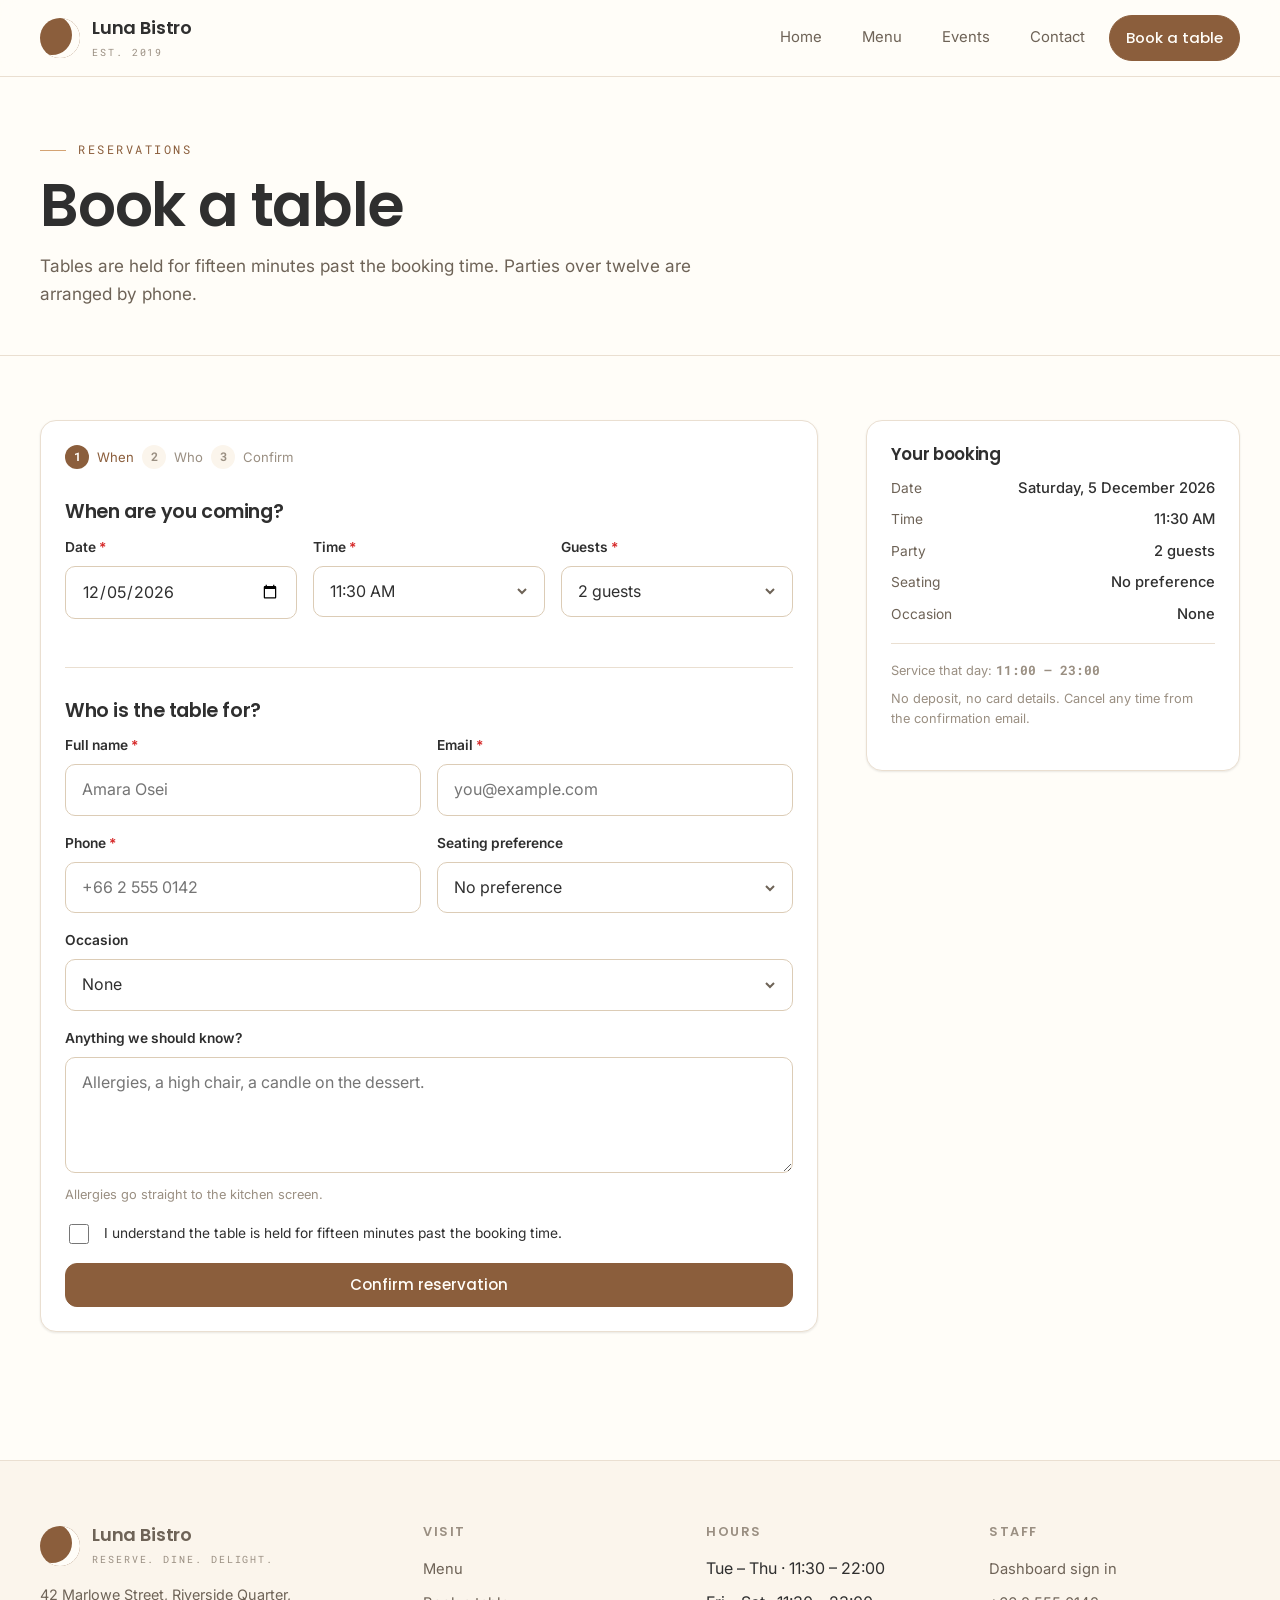
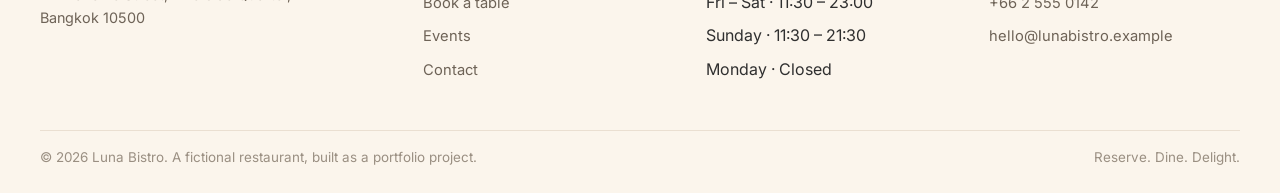
<file: reservation.html>
<!DOCTYPE html>
<html lang="en">
<head>
<meta charset="utf-8">
<meta name="viewport" content="width=device-width, initial-scale=1">
<title>Book a table — Luna Bistro</title>
<meta name="description" content="Reserve a table at Luna Bistro in under two minutes. Pick your date, time, party size and seating preference.">
<link rel="icon" href="data:image/svg+xml,<svg xmlns='http://www.w3.org/2000/svg' viewBox='0 0 32 32'><circle cx='16' cy='16' r='14' fill='%238B5E3C'/><circle cx='22' cy='13' r='11' fill='%23FFFDF8'/></svg>">
<link rel="preconnect" href="https://fonts.googleapis.com">
<link rel="preconnect" href="https://fonts.gstatic.com" crossorigin>
<link href="https://fonts.googleapis.com/css2?family=Inter:wght@400;500;600&family=Poppins:wght@400;500;600&family=Roboto+Mono:wght@400;500&display=swap" rel="stylesheet">
<link rel="stylesheet" href="assets/css/base.css">
<link rel="stylesheet" href="assets/css/site.css">
</head>
<body data-page="reservation">
<a class="skip-link" href="#main">Skip to content</a>

<header class="nav">
  <div class="shell nav-inner">
    <a class="brand" href="index.html">
      <span class="brand-mark" aria-hidden="true"></span>
      <span><span class="brand-name">Luna Bistro</span><span class="brand-sub">Est. 2019</span></span>
    </a>
    <button class="btn btn-ghost btn-icon nav-toggle" aria-expanded="false" aria-controls="nav-links" aria-label="Open menu"><span data-icon="menu" data-size="18"></span></button>
    <nav class="nav-links" id="nav-links" aria-label="Main">
      <a href="index.html">Home</a>
      <a href="menu.html">Menu</a>
      <a href="events.html">Events</a>
      <a href="contact.html">Contact</a>
      <a class="btn btn-sm" href="reservation.html">Book a table</a>
    </nav>
  </div>
</header>

<main id="main">

  <section class="page-head">
    <div class="shell">
      <p class="eyebrow">Reservations</p>
      <h1>Book a table</h1>
      <p class="lede">Tables are held for fifteen minutes past the booking time. Parties over twelve are arranged by phone.</p>
    </div>
  </section>

  <section class="section">
    <div class="shell booking-layout" id="booking-stage">
      <form class="card card-pad" id="booking-form" novalidate>
        <div class="steps">
          <span class="step done"><b>1</b> When</span>
          <span class="step"><b>2</b> Who</span>
          <span class="step"><b>3</b> Confirm</span>
        </div>

        <h2 style="font-size:1.2rem">When are you coming?</h2>
        <div class="grid-3">
          <div class="field"><label for="f-date">Date <span class="req">*</span></label>
            <input class="control" id="f-date" type="date" required>
            <span class="error-text"></span>
          </div>
          <div class="field"><label for="f-time">Time <span class="req">*</span></label>
            <select class="control" id="f-time" required></select>
            <span class="error-text"></span>
          </div>
          <div class="field"><label for="f-guests">Guests <span class="req">*</span></label>
            <select class="control" id="f-guests" required></select>
            <span class="error-text"></span>
          </div>
        </div>
        <p class="hint" id="closed-note" hidden>We are closed on Mondays. Pick another day and the times will fill back in.</p>

        <hr>

        <h2 style="font-size:1.2rem">Who is the table for?</h2>
        <div class="grid-2">
          <div class="field"><label for="f-name">Full name <span class="req">*</span></label>
            <input class="control" id="f-name" autocomplete="name" placeholder="Amara Osei">
            <span class="error-text"></span>
          </div>
          <div class="field"><label for="f-email">Email <span class="req">*</span></label>
            <input class="control" id="f-email" type="email" autocomplete="email" placeholder="you@example.com">
            <span class="error-text"></span>
          </div>
        </div>
        <div class="grid-2">
          <div class="field"><label for="f-phone">Phone <span class="req">*</span></label>
            <input class="control" id="f-phone" type="tel" autocomplete="tel" placeholder="+66 2 555 0142">
            <span class="error-text"></span>
          </div>
          <div class="field"><label for="f-seating">Seating preference</label>
            <select class="control" id="f-seating"></select>
            <span class="error-text"></span>
          </div>
        </div>
        <div class="field"><label for="f-occasion">Occasion</label>
          <select class="control" id="f-occasion"></select>
        </div>
        <div class="field"><label for="f-requests">Anything we should know?</label>
          <textarea class="control" id="f-requests" placeholder="Allergies, a high chair, a candle on the dessert."></textarea>
          <span class="hint">Allergies go straight to the kitchen screen.</span>
        </div>

        <div class="field">
          <label style="display:flex;gap:var(--s3);align-items:flex-start;font-weight:400">
            <input type="checkbox" id="f-terms" style="width:20px;height:20px;margin-top:2px;flex:none">
            <span>I understand the table is held for fifteen minutes past the booking time.</span>
          </label>
          <span class="error-text"></span>
        </div>

        <button class="btn btn-block" type="submit">Confirm reservation</button>
      </form>

      <aside class="card card-pad summary" aria-label="Booking summary">
        <h3 style="font-size:1.05rem">Your booking</h3>
        <dl>
          <dt>Date</dt><dd id="s-date">&mdash;</dd>
          <dt>Time</dt><dd id="s-time">&mdash;</dd>
          <dt>Party</dt><dd id="s-guests">&mdash;</dd>
          <dt>Seating</dt><dd id="s-seating">&mdash;</dd>
          <dt>Occasion</dt><dd id="s-occasion">&mdash;</dd>
        </dl>
        <hr style="margin:var(--s4) 0">
        <p class="hint" style="margin:0">Service that day: <strong id="s-hours" class="num"></strong></p>
        <p class="hint">No deposit, no card details. Cancel any time from the confirmation email.</p>
      </aside>
    </div>
  </section>
</main>

<footer class="footer">
  <div class="shell">
    <div class="footer-grid">
      <div>
        <a class="brand" href="index.html" style="margin-bottom:var(--s4)">
          <span class="brand-mark" aria-hidden="true"></span>
          <span><span class="brand-name">Luna Bistro</span><span class="brand-sub">Reserve. Dine. Delight.</span></span>
        </a>
        <p class="muted" style="font-size:.9rem;max-width:30ch">42 Marlowe Street, Riverside Quarter, Bangkok 10500</p>
      </div>
      <div>
        <h4>Visit</h4>
        <ul>
          <li><a href="menu.html">Menu</a></li>
          <li><a href="reservation.html">Book a table</a></li>
          <li><a href="events.html">Events</a></li>
          <li><a href="contact.html">Contact</a></li>
        </ul>
      </div>
      <div>
        <h4>Hours</h4>
        <ul>
          <li>Tue &ndash; Thu &middot; 11:30 &ndash; 22:00</li>
          <li>Fri &ndash; Sat &middot; 11:30 &ndash; 23:00</li>
          <li>Sunday &middot; 11:30 &ndash; 21:30</li>
          <li>Monday &middot; Closed</li>
        </ul>
      </div>
      <div>
        <h4>Staff</h4>
        <ul>
          <li><a href="admin/login.html">Dashboard sign in</a></li>
          <li><a href="tel:+6625550142">+66 2 555 0142</a></li>
          <li><a href="mailto:hello@lunabistro.example">hello@lunabistro.example</a></li>
        </ul>
      </div>
    </div>
    <div class="footer-base">
      <span>&copy; <span data-year></span> Luna Bistro. A fictional restaurant, built as a portfolio project.</span>
      <span>Reserve. Dine. Delight.</span>
    </div>
  </div>
</footer>

<script src="assets/js/data.js"></script>
<script src="assets/js/ui.js"></script>
<script src="assets/js/site.js"></script>
</body>
</html>
</file>
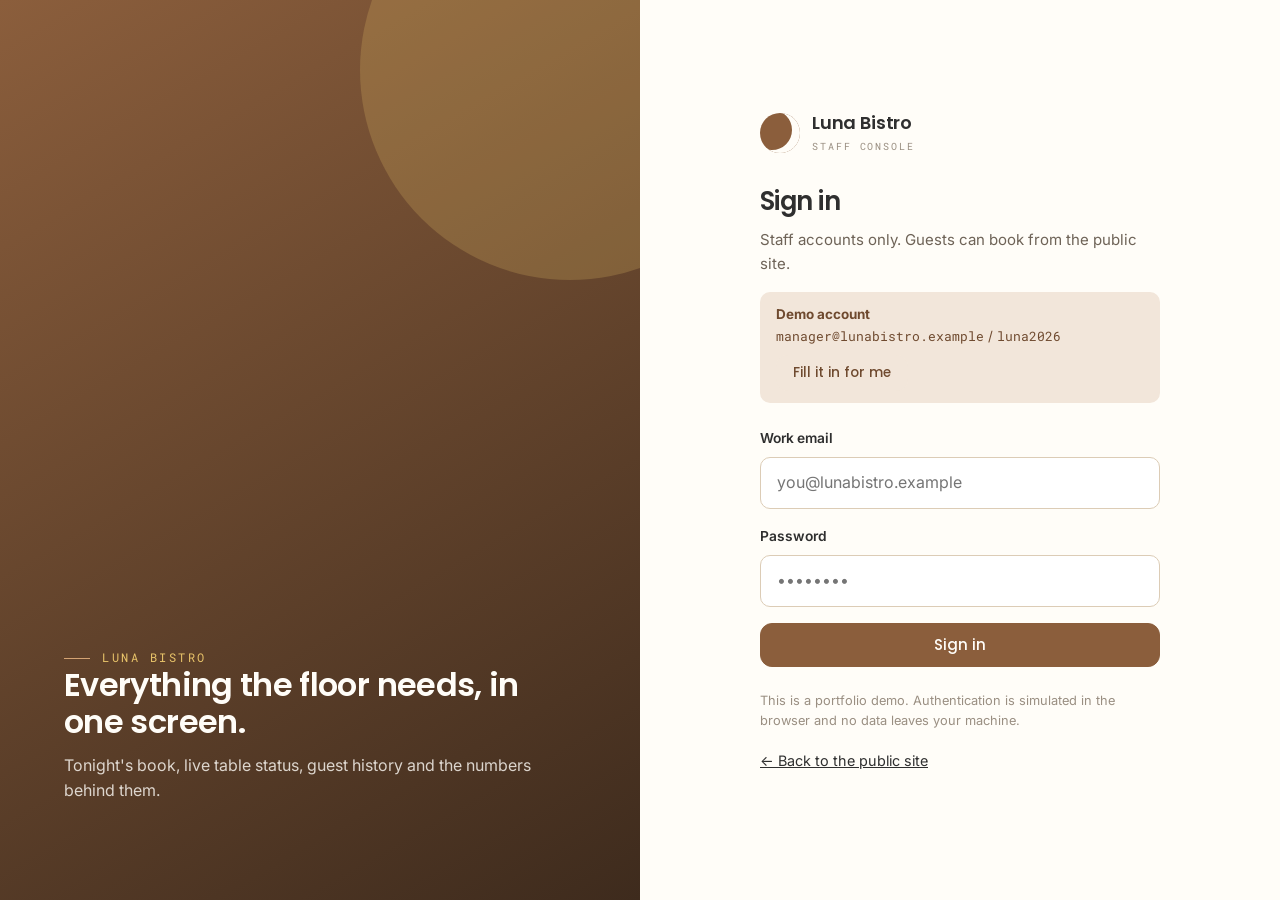
<file: admin/calendar.html>
<!DOCTYPE html>
<html lang="en">
<head>
<meta charset="utf-8">
<meta name="viewport" content="width=device-width, initial-scale=1">
<meta name="robots" content="noindex">
<title>Calendar — Luna Bistro Console</title>
<link rel="icon" href="data:image/svg+xml,<svg xmlns='http://www.w3.org/2000/svg' viewBox='0 0 32 32'><circle cx='16' cy='16' r='14' fill='%238B5E3C'/><circle cx='22' cy='13' r='11' fill='%23FFFDF8'/></svg>">
<link rel="preconnect" href="https://fonts.googleapis.com">
<link rel="preconnect" href="https://fonts.gstatic.com" crossorigin>
<link href="https://fonts.googleapis.com/css2?family=Inter:wght@400;500;600&family=Poppins:wght@400;500;600&family=Roboto+Mono:wght@400;500&display=swap" rel="stylesheet">
<link rel="stylesheet" href="../assets/css/base.css">
<link rel="stylesheet" href="../assets/css/site.css">
<link rel="stylesheet" href="../assets/css/admin.css">
</head>
<body data-page="calendar">
<a class="skip-link" href="#page">Skip to content</a>
<div class="app">
  <aside class="sidebar" aria-label="Console navigation"></aside>
  <div class="main">
    <header class="topbar"></header>
    <div class="page" id="page">
      <article class="card panel">
        <div class="cal-head">
          <button class="icon-btn" id="cal-prev" aria-label="Previous period"><svg viewBox="0 0 24 24" width="15" height="15" fill="none" stroke="currentColor" stroke-width="1.7" stroke-linecap="round" stroke-linejoin="round"><path d="m15 18-6-6 6-6"/></svg></button>
          <button class="icon-btn" id="cal-next" aria-label="Next period"><svg viewBox="0 0 24 24" width="15" height="15" fill="none" stroke="currentColor" stroke-width="1.7" stroke-linecap="round" stroke-linejoin="round"><path d="m9 18 6-6-6-6"/></svg></button>
          <span class="cal-title" id="cal-title"></span>
          <div class="grow"></div>
          <button class="btn btn-ghost btn-sm" id="cal-today">Today</button>
          <div class="seg" id="cal-views" role="group" aria-label="Calendar view">
            <button data-view="day" aria-pressed="false">Day</button>
            <button data-view="week" aria-pressed="false">Week</button>
            <button data-view="month" aria-pressed="true">Month</button>
          </div>
        </div>
        <div id="cal-body"></div>
      </article>
    </div>
  </div>
</div>
<script src="../assets/js/data.js"></script>
<script src="../assets/js/ui.js"></script>
<script src="../assets/js/admin.js"></script>
</body>
</html>
</file>
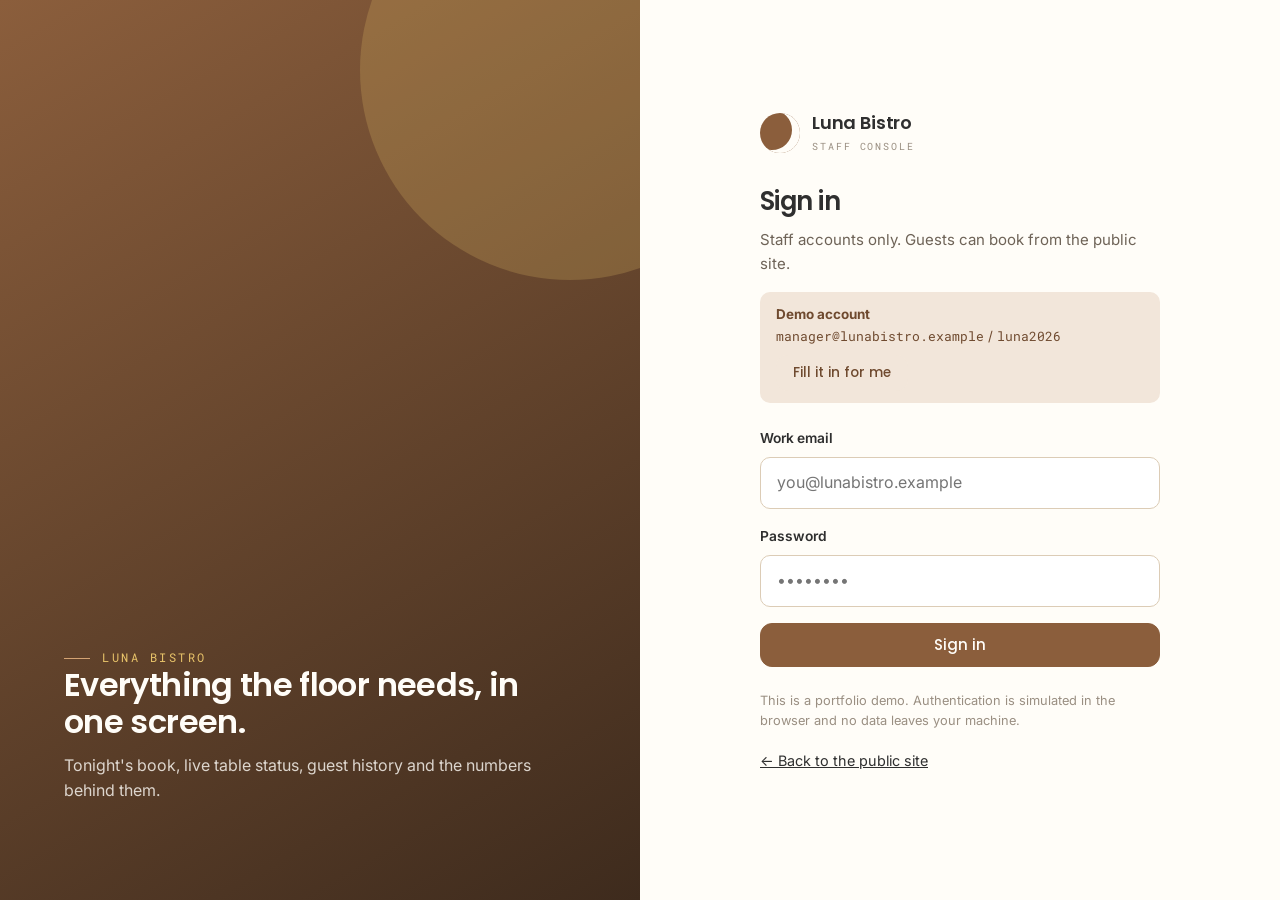
<file: admin/customers.html>
<!DOCTYPE html>
<html lang="en">
<head>
<meta charset="utf-8">
<meta name="viewport" content="width=device-width, initial-scale=1">
<meta name="robots" content="noindex">
<title>Customers — Luna Bistro Console</title>
<link rel="icon" href="data:image/svg+xml,<svg xmlns='http://www.w3.org/2000/svg' viewBox='0 0 32 32'><circle cx='16' cy='16' r='14' fill='%238B5E3C'/><circle cx='22' cy='13' r='11' fill='%23FFFDF8'/></svg>">
<link rel="preconnect" href="https://fonts.googleapis.com">
<link rel="preconnect" href="https://fonts.gstatic.com" crossorigin>
<link href="https://fonts.googleapis.com/css2?family=Inter:wght@400;500;600&family=Poppins:wght@400;500;600&family=Roboto+Mono:wght@400;500&display=swap" rel="stylesheet">
<link rel="stylesheet" href="../assets/css/base.css">
<link rel="stylesheet" href="../assets/css/site.css">
<link rel="stylesheet" href="../assets/css/admin.css">
</head>
<body data-page="customers">
<a class="skip-link" href="#page">Skip to content</a>
<div class="app">
  <aside class="sidebar" aria-label="Console navigation"></aside>
  <div class="main">
    <header class="topbar"></header>
    <div class="page" id="page">
      <article class="card panel">
        <div class="toolbar">
          <div class="search-box">
            <label class="sr-only" for="c-q">Search guests</label>
            <svg viewBox="0 0 24 24" width="16" height="16" fill="none" stroke="currentColor" stroke-width="1.7" stroke-linecap="round"><circle cx="11" cy="11" r="7"/><path d="m20 20-3.5-3.5"/></svg>
            <input class="control" id="c-q" type="search" placeholder="Name, email or phone" style="width:240px">
          </div>
          <label class="sr-only" for="c-sort">Sort guests</label>
          <select class="control" id="c-sort">
            <option value="visits">Most visits first</option>
            <option value="points">Most loyalty points</option>
            <option value="name">Name, A to Z</option>
          </select>
          <div class="grow"></div>
          <span class="hint" id="cust-count" style="margin:0"></span>
        </div>
        <div class="cust-grid" id="cust-grid"></div>
      </article>
    </div>
  </div>
</div>
<script src="../assets/js/data.js"></script>
<script src="../assets/js/ui.js"></script>
<script src="../assets/js/admin.js"></script>
</body>
</html>
</file>
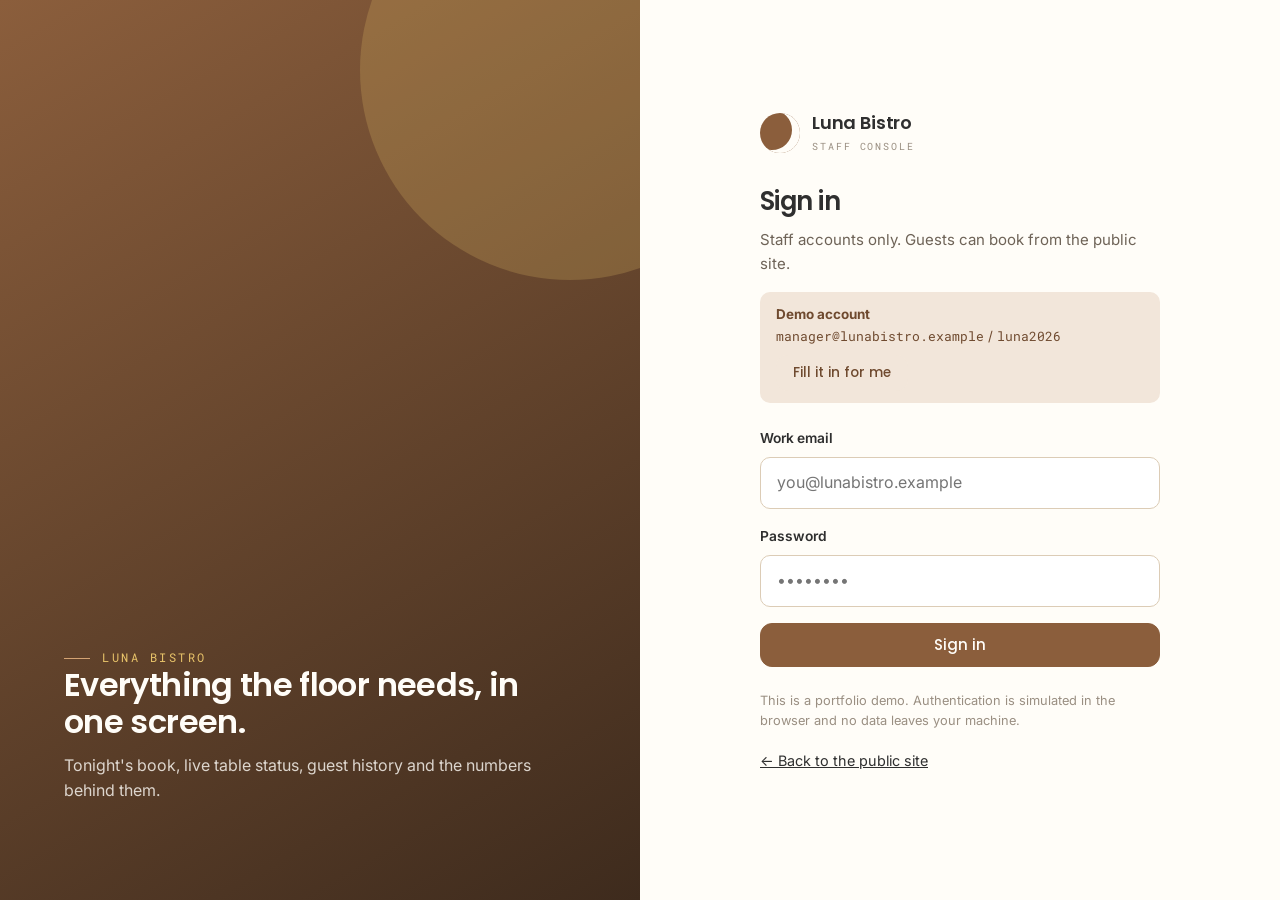
<file: admin/login.html>
<!DOCTYPE html>
<html lang="en">
<head>
<meta charset="utf-8">
<meta name="viewport" content="width=device-width, initial-scale=1">
<meta name="robots" content="noindex">
<title>Sign in — Luna Bistro Console</title>
<link rel="icon" href="data:image/svg+xml,<svg xmlns='http://www.w3.org/2000/svg' viewBox='0 0 32 32'><circle cx='16' cy='16' r='14' fill='%238B5E3C'/><circle cx='22' cy='13' r='11' fill='%23FFFDF8'/></svg>">
<link rel="preconnect" href="https://fonts.googleapis.com">
<link rel="preconnect" href="https://fonts.gstatic.com" crossorigin>
<link href="https://fonts.googleapis.com/css2?family=Inter:wght@400;500;600&family=Poppins:wght@400;500;600&family=Roboto+Mono:wght@400;500&display=swap" rel="stylesheet">
<link rel="stylesheet" href="../assets/css/base.css">
<link rel="stylesheet" href="../assets/css/site.css">
<link rel="stylesheet" href="../assets/css/admin.css">
</head>
<body data-page="login">
<div class="login-wrap">
  <section class="login-art">
    <p class="eyebrow" style="color:var(--accent)">Luna Bistro</p>
    <h2>Everything the floor needs, in one screen.</h2>
    <p>Tonight's book, live table status, guest history and the numbers behind them.</p>
  </section>

  <section class="login-panel">
    <div class="login-card">
      <a class="brand" href="../index.html" style="margin-bottom:var(--s6)">
        <span class="brand-mark" aria-hidden="true"></span>
        <span><span class="brand-name">Luna Bistro</span><span class="brand-sub">Staff console</span></span>
      </a>
      <h1 style="font-size:1.6rem">Sign in</h1>
      <p class="muted" style="font-size:.94rem">Staff accounts only. Guests can book from the public site.</p>

      <div class="demo-note">
        <strong>Demo account</strong><br>
        <code>manager@lunabistro.example</code> / <code>luna2026</code>
        <button class="btn btn-soft btn-sm" id="fill-demo" style="margin-top:var(--s2)">Fill it in for me</button>
      </div>

      <form id="login-form" novalidate>
        <div class="field"><label for="l-email">Work email</label>
          <input class="control" id="l-email" type="email" autocomplete="username" placeholder="you@lunabistro.example"></div>
        <div class="field"><label for="l-pass">Password</label>
          <input class="control" id="l-pass" type="password" autocomplete="current-password" placeholder="••••••••"></div>
        <button class="btn btn-block" type="submit">Sign in</button>
      </form>

      <p class="hint" style="margin-top:var(--s5)">This is a portfolio demo. Authentication is simulated in the browser and no data leaves your machine.</p>
      <p style="margin-top:var(--s4)"><a href="../index.html" style="font-size:.9rem">&larr; Back to the public site</a></p>
    </div>
  </section>
</div>

<script src="../assets/js/data.js"></script>
<script src="../assets/js/ui.js"></script>
<script src="../assets/js/admin.js"></script>
</body>
</html>
</file>
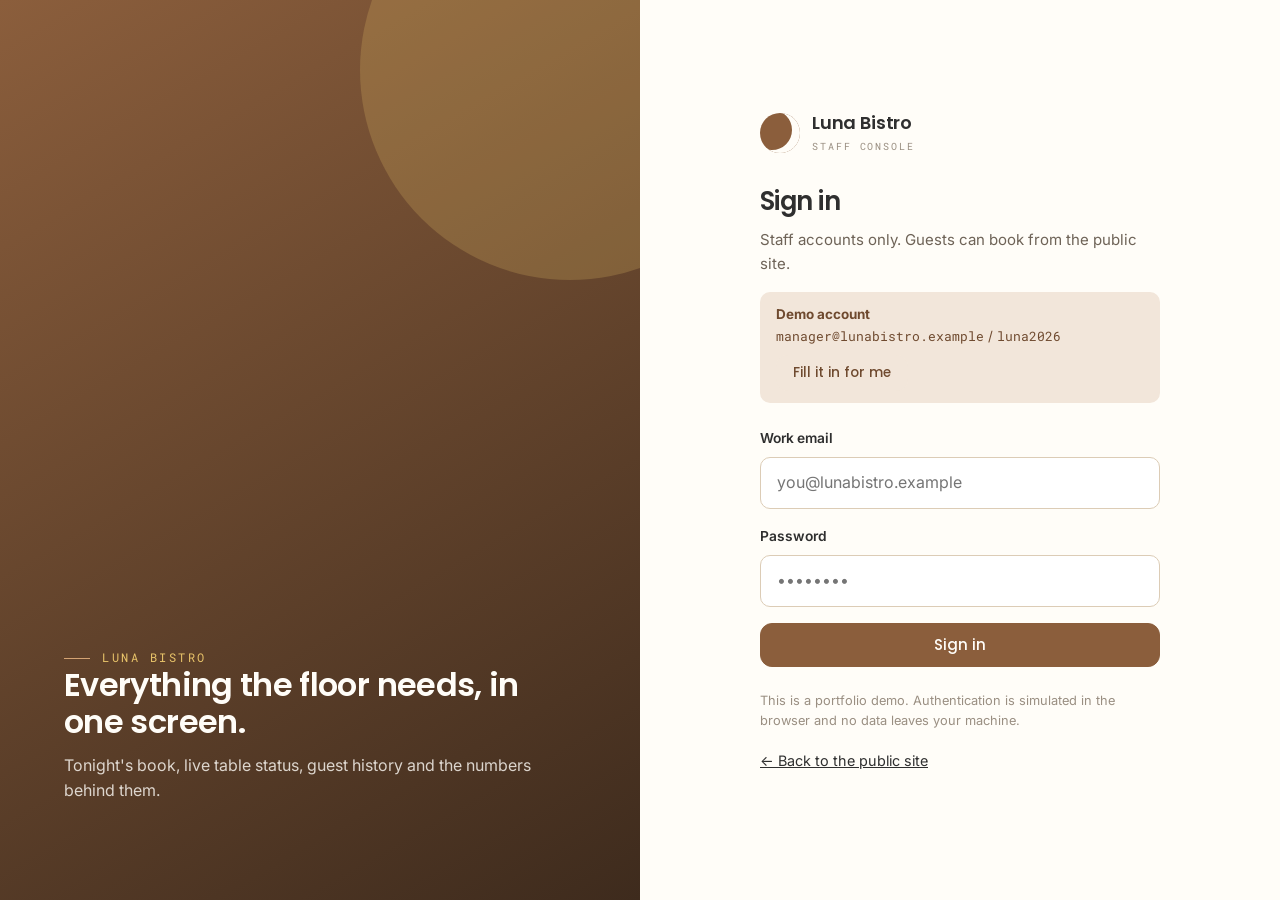
<file: admin/reservations.html>
<!DOCTYPE html>
<html lang="en">
<head>
<meta charset="utf-8">
<meta name="viewport" content="width=device-width, initial-scale=1">
<meta name="robots" content="noindex">
<title>Reservations — Luna Bistro Console</title>
<link rel="icon" href="data:image/svg+xml,<svg xmlns='http://www.w3.org/2000/svg' viewBox='0 0 32 32'><circle cx='16' cy='16' r='14' fill='%238B5E3C'/><circle cx='22' cy='13' r='11' fill='%23FFFDF8'/></svg>">
<link rel="preconnect" href="https://fonts.googleapis.com">
<link rel="preconnect" href="https://fonts.gstatic.com" crossorigin>
<link href="https://fonts.googleapis.com/css2?family=Inter:wght@400;500;600&family=Poppins:wght@400;500;600&family=Roboto+Mono:wght@400;500&display=swap" rel="stylesheet">
<link rel="stylesheet" href="../assets/css/base.css">
<link rel="stylesheet" href="../assets/css/site.css">
<link rel="stylesheet" href="../assets/css/admin.css">
</head>
<body data-page="reservations">
<a class="skip-link" href="#page">Skip to content</a>
<div class="app">
  <aside class="sidebar" aria-label="Console navigation"></aside>
  <div class="main">
    <header class="topbar"></header>
    <div class="page" id="page">
      <article class="card panel">
        <div class="toolbar" id="res-toolbar"></div>
        <p class="hint" id="res-count" aria-live="polite" style="margin-top:0"></p>
        <div class="table-scroll">
          <table class="data" id="res-table">
            <thead>
              <tr>
                <th data-sort="name">Customer</th>
                <th data-sort="guests">Guests</th>
                <th data-sort="date" aria-sort="ascending">Date</th>
                <th>Time</th>
                <th>Table</th>
                <th data-sort="status">Status</th>
                <th><span class="sr-only">Actions</span></th>
              </tr>
            </thead>
            <tbody id="res-body"></tbody>
          </table>
        </div>
        <div class="pager">
          <span class="hint" style="margin:0">Click any row to open the booking.</span>
          <div class="pager-btns" id="res-pager"></div>
        </div>
      </article>
    </div>
  </div>
</div>
<script src="../assets/js/data.js"></script>
<script src="../assets/js/ui.js"></script>
<script src="../assets/js/admin.js"></script>
</body>
</html>
</file>
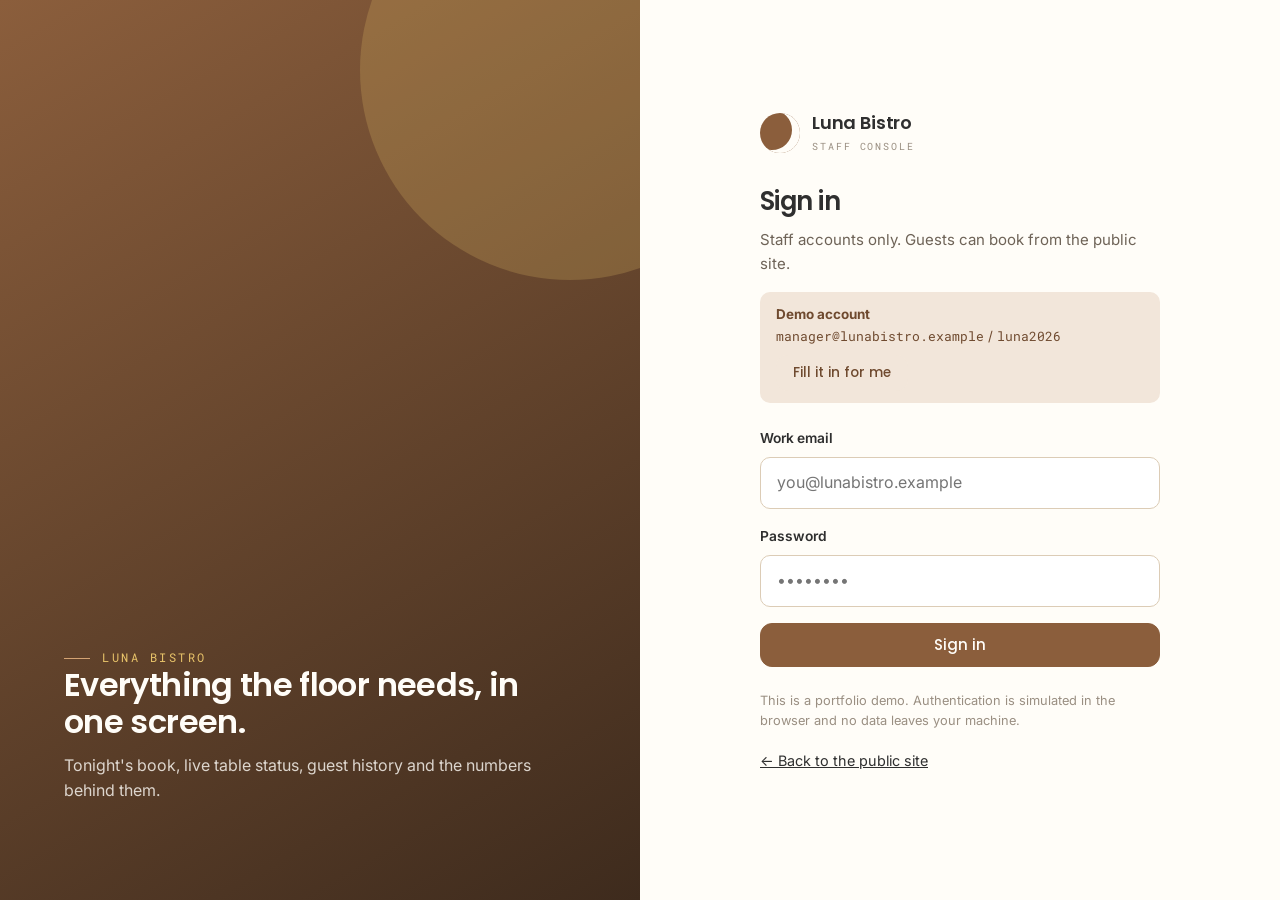
<file: admin/settings.html>
<!DOCTYPE html>
<html lang="en">
<head>
<meta charset="utf-8">
<meta name="viewport" content="width=device-width, initial-scale=1">
<meta name="robots" content="noindex">
<title>Settings — Luna Bistro Console</title>
<link rel="icon" href="data:image/svg+xml,<svg xmlns='http://www.w3.org/2000/svg' viewBox='0 0 32 32'><circle cx='16' cy='16' r='14' fill='%238B5E3C'/><circle cx='22' cy='13' r='11' fill='%23FFFDF8'/></svg>">
<link rel="preconnect" href="https://fonts.googleapis.com">
<link rel="preconnect" href="https://fonts.gstatic.com" crossorigin>
<link href="https://fonts.googleapis.com/css2?family=Inter:wght@400;500;600&family=Poppins:wght@400;500;600&family=Roboto+Mono:wght@400;500&display=swap" rel="stylesheet">
<link rel="stylesheet" href="../assets/css/base.css">
<link rel="stylesheet" href="../assets/css/site.css">
<link rel="stylesheet" href="../assets/css/admin.css">
</head>
<body data-page="settings">
<a class="skip-link" href="#page">Skip to content</a>
<div class="app">
  <aside class="sidebar" aria-label="Console navigation"></aside>
  <div class="main">
    <header class="topbar"></header>
    <div class="page" id="page">
      <article class="card panel">
        <div class="settings-grid">
          <div class="tabs" id="set-tabs" role="tablist" aria-label="Settings sections"></div>
          <div id="set-panel" role="tabpanel"></div>
        </div>
      </article>
    </div>
  </div>
</div>
<script src="../assets/js/data.js"></script>
<script src="../assets/js/ui.js"></script>
<script src="../assets/js/admin.js"></script>
</body>
</html>
</file>
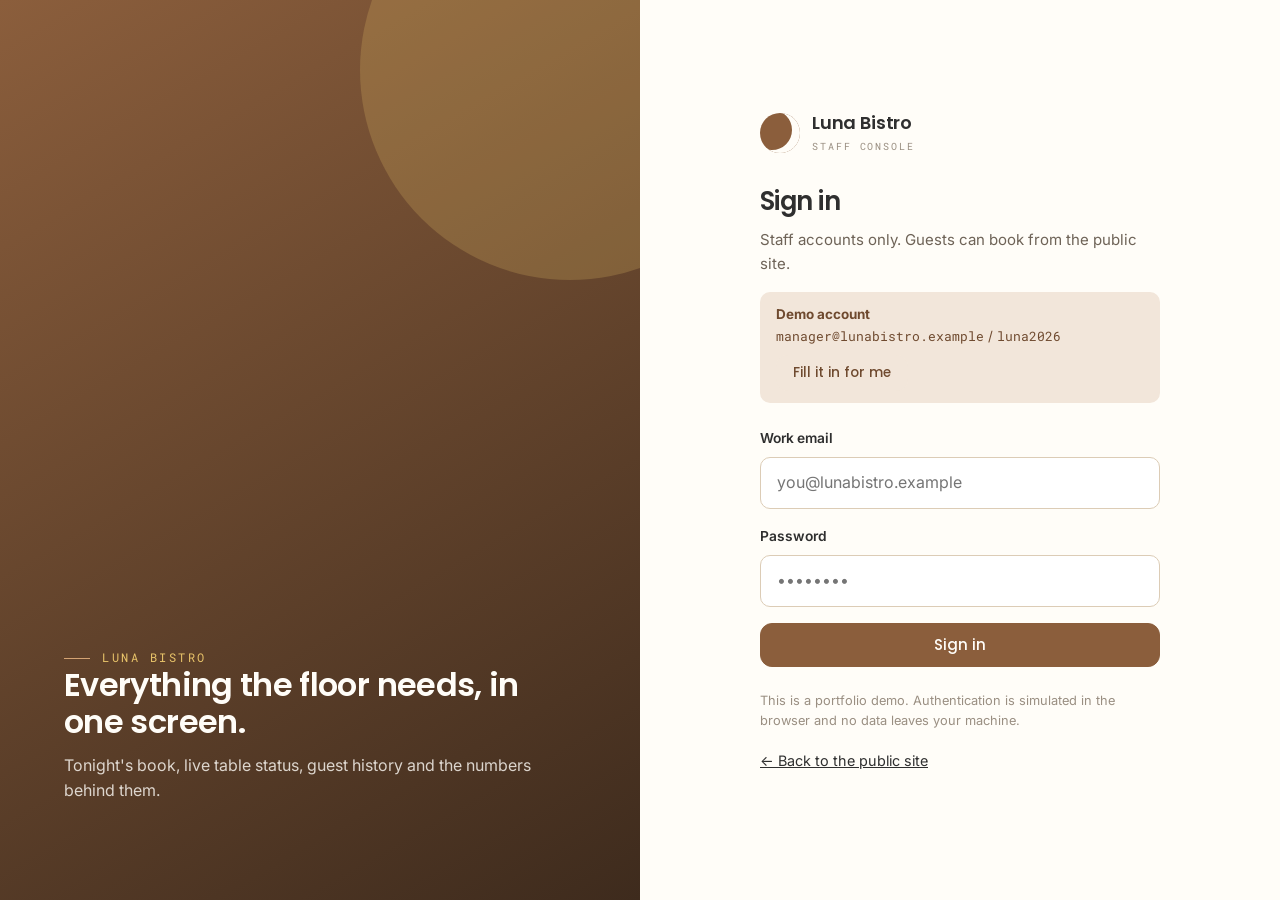
<file: admin/tables.html>
<!DOCTYPE html>
<html lang="en">
<head>
<meta charset="utf-8">
<meta name="viewport" content="width=device-width, initial-scale=1">
<meta name="robots" content="noindex">
<title>Tables — Luna Bistro Console</title>
<link rel="icon" href="data:image/svg+xml,<svg xmlns='http://www.w3.org/2000/svg' viewBox='0 0 32 32'><circle cx='16' cy='16' r='14' fill='%238B5E3C'/><circle cx='22' cy='13' r='11' fill='%23FFFDF8'/></svg>">
<link rel="preconnect" href="https://fonts.googleapis.com">
<link rel="preconnect" href="https://fonts.gstatic.com" crossorigin>
<link href="https://fonts.googleapis.com/css2?family=Inter:wght@400;500;600&family=Poppins:wght@400;500;600&family=Roboto+Mono:wght@400;500&display=swap" rel="stylesheet">
<link rel="stylesheet" href="../assets/css/base.css">
<link rel="stylesheet" href="../assets/css/site.css">
<link rel="stylesheet" href="../assets/css/admin.css">
</head>
<body data-page="tables">
<a class="skip-link" href="#page">Skip to content</a>
<div class="app">
  <aside class="sidebar" aria-label="Console navigation"></aside>
  <div class="main">
    <header class="topbar"></header>
    <div class="page" id="page">
      <section class="kpi-grid" id="floor-summary" style="margin-bottom:var(--s5)"></section>
      <article class="card panel">
        <div class="panel-head">
          <h2>Floor plan</h2>
          <div class="legend" id="legend"></div>
        </div>
        <div id="floor-areas"></div>
        <p class="hint">Select a table to change its status, read today's bookings, or leave a note for the floor team.</p>
      </article>
    </div>
  </div>
</div>
<script src="../assets/js/data.js"></script>
<script src="../assets/js/ui.js"></script>
<script src="../assets/js/admin.js"></script>
</body>
</html>
</file>
<file: assets/css/base.css>
/* ============================================================
   Luna Bistro — Design System (base.css)
   Tokens, reset and primitives shared by the customer site
   and the admin dashboard.
   ============================================================ */

:root {
  /* Brand ------------------------------------------------- */
  --brand:        #8B5E3C;
  --brand-dark:   #6F4A2F;
  --brand-soft:   #F2E6DA;
  --secondary:    #D4A373;
  --secondary-soft:#F7EADC;
  --accent:       #E9C46A;

  /* Surfaces ---------------------------------------------- */
  --bg:           #FFFDF8;
  --surface:      #FFFFFF;
  --surface-alt:  #FBF5EC;
  --line:         #EADFD1;
  --line-strong:  #DCCCB6;

  /* Text -------------------------------------------------- */
  --text:         #2F2F2F;
  --text-muted:   #6E6357;
  --text-faint:   #9A8F82;
  --on-brand:     #FFFDF8;

  /* Feedback ---------------------------------------------- */
  --success:      #2E7D32;
  --success-soft: #E4F0E5;
  --warning:      #F4A261;
  --warning-soft: #FDEEDF;
  --danger:       #D62828;
  --danger-soft:  #FBE3E3;
  --info:         #3A6EA5;
  --info-soft:    #E3ECF6;

  /* Radius ------------------------------------------------ */
  --r-card:   16px;
  --r-btn:    12px;
  --r-input:  10px;
  --r-pill:   999px;

  /* Shadows ----------------------------------------------- */
  --sh-sm: 0 1px 2px rgba(47,47,47,.06), 0 1px 3px rgba(47,47,47,.05);
  --sh-md: 0 4px 10px rgba(90,64,42,.07), 0 12px 24px rgba(90,64,42,.06);
  --sh-lg: 0 10px 20px rgba(90,64,42,.09), 0 28px 56px rgba(90,64,42,.10);

  /* Spacing scale ----------------------------------------- */
  --s1: 4px;  --s2: 8px;  --s3: 12px; --s4: 16px;
  --s5: 24px; --s6: 32px; --s7: 48px; --s8: 64px; --s9: 96px;

  /* Type -------------------------------------------------- */
  --font-display: "Poppins", "Segoe UI", system-ui, sans-serif;
  --font-body:    "Inter", "Segoe UI", system-ui, sans-serif;
  --font-mono:    "Roboto Mono", ui-monospace, "SFMono-Regular", monospace;

  --shell: 1200px;
  --nav-h: 76px;
}

/* Dark theme — opt-in from Settings ------------------------ */
[data-theme="dark"] {
  --bg:          #201A15;
  --surface:     #2A231D;
  --surface-alt: #322A22;
  --line:        #3D342B;
  --line-strong: #4C4136;
  --text:        #F3EDE4;
  --text-muted:  #BFB2A2;
  --text-faint:  #8E8172;
  --brand-soft:  #3A2E24;
  --secondary-soft:#3A2E24;
  --success-soft:#22301F;
  --warning-soft:#3A2C1C;
  --danger-soft: #3A1F1F;
  --info-soft:   #1F2A38;
  --sh-sm: 0 1px 2px rgba(0,0,0,.35);
  --sh-md: 0 6px 18px rgba(0,0,0,.38);
  --sh-lg: 0 18px 48px rgba(0,0,0,.45);
}

/* Reset ---------------------------------------------------- */
*, *::before, *::after { box-sizing: border-box; }
html { -webkit-text-size-adjust: 100%; scroll-behavior: smooth; }
body {
  margin: 0;
  background: var(--bg);
  color: var(--text);
  font-family: var(--font-body);
  font-size: 16px;
  line-height: 1.6;
  -webkit-font-smoothing: antialiased;
}
img, svg { max-width: 100%; display: block; }
button, input, select, textarea { font: inherit; color: inherit; }
a { color: inherit; }
h1, h2, h3, h4, h5 {
  font-family: var(--font-display);
  margin: 0 0 var(--s3);
  line-height: 1.15;
  letter-spacing: -.02em;
  font-weight: 600;
}
h1 { font-size: clamp(2.25rem, 5.2vw, 3.75rem); }
h2 { font-size: clamp(1.65rem, 3.4vw, 2.5rem); }
h3 { font-size: clamp(1.15rem, 2vw, 1.4rem); }
p  { margin: 0 0 var(--s4); }
ul, ol { margin: 0 0 var(--s4); padding-left: 1.25rem; }
hr { border: 0; border-top: 1px solid var(--line); margin: var(--s6) 0; }

:focus-visible {
  outline: 3px solid var(--brand);
  outline-offset: 2px;
  border-radius: 4px;
}

.skip-link {
  position: absolute; left: var(--s4); top: -100px; z-index: 999;
  background: var(--brand); color: var(--on-brand);
  padding: var(--s3) var(--s4); border-radius: var(--r-btn);
  transition: top .15s ease;
}
.skip-link:focus { top: var(--s4); }

.sr-only {
  position: absolute; width: 1px; height: 1px; padding: 0; margin: -1px;
  overflow: hidden; clip: rect(0 0 0 0); white-space: nowrap; border: 0;
}

/* Layout --------------------------------------------------- */
.shell { width: min(100% - 2.5rem, var(--shell)); margin-inline: auto; }
.shell-wide { width: min(100% - 2.5rem, 1440px); margin-inline: auto; }
.stack > * + * { margin-top: var(--s4); }
.row { display: flex; gap: var(--s3); align-items: center; }
.row-between { display: flex; gap: var(--s3); align-items: center; justify-content: space-between; }
.wrap { flex-wrap: wrap; }
.grow { flex: 1 1 auto; min-width: 0; }
.hide { display: none !important; }

/* Type helpers --------------------------------------------- */
.eyebrow {
  font-family: var(--font-mono);
  font-size: .72rem;
  letter-spacing: .22em;
  text-transform: uppercase;
  color: var(--brand);
  margin: 0 0 var(--s3);
  display: flex; align-items: center; gap: var(--s3);
}
.eyebrow::before {
  content: ""; width: 26px; height: 1px; background: var(--secondary); flex: none;
}
.lede { font-size: 1.075rem; color: var(--text-muted); max-width: 62ch; }
.muted { color: var(--text-muted); }
.faint { color: var(--text-faint); }
.num { font-family: var(--font-mono); font-variant-numeric: tabular-nums; }
.center { text-align: center; }
.center .eyebrow { justify-content: center; }

/* Buttons -------------------------------------------------- */
.btn {
  --btn-bg: var(--brand);
  --btn-fg: var(--on-brand);
  --btn-bd: var(--brand);
  display: inline-flex; align-items: center; justify-content: center; gap: var(--s2);
  min-height: 44px; padding: 0 var(--s5);
  background: var(--btn-bg); color: var(--btn-fg);
  border: 1px solid var(--btn-bd); border-radius: var(--r-btn);
  font-family: var(--font-display); font-weight: 500; font-size: .94rem;
  text-decoration: none; cursor: pointer;
  transition: transform .15s ease, box-shadow .15s ease, background .15s ease;
}
.btn:hover { transform: translateY(-1px); box-shadow: var(--sh-md); }
.btn:active { transform: translateY(0); }
.btn[disabled] { opacity: .55; cursor: not-allowed; transform: none; box-shadow: none; }
.btn-ghost { --btn-bg: transparent; --btn-fg: var(--text); --btn-bd: var(--line-strong); }
.btn-soft  { --btn-bg: var(--brand-soft); --btn-fg: var(--brand-dark); --btn-bd: transparent; }
.btn-danger{ --btn-bg: var(--danger); --btn-fg: #fff; --btn-bd: var(--danger); }
.btn-sm { min-height: 36px; padding: 0 var(--s4); font-size: .85rem; }
.btn-icon { min-height: 38px; width: 38px; padding: 0; }
.btn-block { width: 100%; }
.btn svg { width: 18px; height: 18px; }

/* Forms ---------------------------------------------------- */
.field { display: block; margin-bottom: var(--s4); }
.field > label, .label {
  display: block; font-weight: 600; font-size: .86rem;
  margin-bottom: var(--s2); color: var(--text);
}
.req { color: var(--danger); }
.control {
  width: 100%; min-height: 46px;
  padding: var(--s3) var(--s4);
  background: var(--surface); color: var(--text);
  border: 1px solid var(--line-strong); border-radius: var(--r-input);
  transition: border-color .15s ease, box-shadow .15s ease;
}
.control:focus { border-color: var(--brand); box-shadow: 0 0 0 3px rgba(139,94,60,.15); outline: none; }
textarea.control { min-height: 116px; resize: vertical; }
select.control { appearance: none;
  background-image: url("data:image/svg+xml;utf8,<svg xmlns='http://www.w3.org/2000/svg' width='16' height='16' fill='none' stroke='%236E6357' stroke-width='2'><path d='M4 6l4 4 4-4'/></svg>");
  background-repeat: no-repeat; background-position: right 14px center; padding-right: 40px;
}
.hint { font-size: .8rem; color: var(--text-faint); margin-top: var(--s2); }
.error-text { font-size: .8rem; color: var(--danger); margin-top: var(--s2); display: none; }
.field.invalid .control { border-color: var(--danger); background: var(--danger-soft); }
.field.invalid .error-text { display: block; }
.grid-2 { display: grid; grid-template-columns: 1fr 1fr; gap: 0 var(--s4); }
.grid-3 { display: grid; grid-template-columns: repeat(3, 1fr); gap: 0 var(--s4); }
@media (max-width: 640px) { .grid-2, .grid-3 { grid-template-columns: 1fr; } }

.choice-grid { display: flex; flex-wrap: wrap; gap: var(--s2); }
.choice {
  position: relative; display: inline-flex;
}
.choice input { position: absolute; opacity: 0; width: 100%; height: 100%; cursor: pointer; }
.choice span {
  display: inline-flex; align-items: center; justify-content: center;
  min-height: 44px; min-width: 44px; padding: 0 var(--s4);
  border: 1px solid var(--line-strong); border-radius: var(--r-pill);
  background: var(--surface); font-size: .88rem; transition: all .15s ease;
}
.choice input:checked + span { background: var(--brand); color: var(--on-brand); border-color: var(--brand); }
.choice input:focus-visible + span { outline: 3px solid var(--brand); outline-offset: 2px; }

/* Cards, badges, misc -------------------------------------- */
.card {
  background: var(--surface);
  border: 1px solid var(--line);
  border-radius: var(--r-card);
  box-shadow: var(--sh-sm);
}
.card-pad { padding: var(--s5); }

.badge {
  display: inline-flex; align-items: center; gap: 6px;
  padding: 4px 11px; border-radius: var(--r-pill);
  font-size: .74rem; font-weight: 600; letter-spacing: .02em;
  background: var(--brand-soft); color: var(--brand-dark);
  white-space: nowrap;
}
.badge::before { content: ""; width: 6px; height: 6px; border-radius: 50%; background: currentColor; }
.badge-plain::before { display: none; }
.badge-success { background: var(--success-soft); color: var(--success); }
.badge-warning { background: var(--warning-soft); color: #A5561A; }
.badge-danger  { background: var(--danger-soft);  color: var(--danger); }
.badge-info    { background: var(--info-soft);    color: var(--info); }
.badge-muted   { background: var(--surface-alt);  color: var(--text-muted); }

.dietary {
  display: inline-block; padding: 2px 8px; border-radius: var(--r-pill);
  font-size: .68rem; font-weight: 600; text-transform: uppercase; letter-spacing: .06em;
  border: 1px solid var(--line-strong); color: var(--text-muted);
}
.dietary[data-diet="vegetarian"], .dietary[data-diet="vegan"] { color: var(--success); border-color: #BFD9C0; }
.dietary[data-diet="spicy"] { color: var(--danger); border-color: #EEC0C0; }
.dietary[data-diet="gluten-free"] { color: var(--info); border-color: #C3D5E9; }

/* Photo placeholders — swap the .ph for <img> when you have art */
.ph {
  position: relative; overflow: hidden; border-radius: var(--r-card);
  background: linear-gradient(135deg, var(--secondary), var(--brand));
  display: grid; place-items: center; color: rgba(255,253,248,.9);
  isolation: isolate;
}
.ph::after {
  content: ""; position: absolute; inset: 0; z-index: -1;
  background:
    radial-gradient(120% 90% at 15% 10%, rgba(233,196,106,.55), transparent 60%),
    radial-gradient(90% 80% at 90% 90%, rgba(47,47,47,.35), transparent 55%);
}
.ph svg { width: 34px; height: 34px; opacity: .85; }
.ph-tone-1 { background: linear-gradient(140deg, #C98F5C, #6F4A2F); }
.ph-tone-2 { background: linear-gradient(140deg, #E9C46A, #B07A46); }
.ph-tone-3 { background: linear-gradient(140deg, #A9764A, #3E2B1D); }
.ph-tone-4 { background: linear-gradient(140deg, #D4A373, #8B5E3C); }

/* Toast ---------------------------------------------------- */
.toast-stack {
  position: fixed; right: var(--s5); bottom: var(--s5); z-index: 200;
  display: flex; flex-direction: column; gap: var(--s2); max-width: min(360px, calc(100vw - 2rem));
}
.toast {
  display: flex; gap: var(--s3); align-items: flex-start;
  background: var(--surface); border: 1px solid var(--line);
  border-left: 4px solid var(--brand);
  border-radius: var(--r-btn); padding: var(--s3) var(--s4);
  box-shadow: var(--sh-lg); font-size: .9rem;
  animation: toast-in .22s ease both;
}
.toast[data-kind="success"] { border-left-color: var(--success); }
.toast[data-kind="error"]   { border-left-color: var(--danger); }
.toast[data-kind="warning"] { border-left-color: var(--warning); }
@keyframes toast-in { from { opacity: 0; transform: translateY(10px); } }

/* Modal ---------------------------------------------------- */
.modal-backdrop {
  position: fixed; inset: 0; z-index: 150;
  background: rgba(47,35,25,.5);
  display: grid; place-items: center; padding: var(--s4);
  animation: fade .18s ease both;
}
.modal {
  background: var(--surface); border-radius: var(--r-card);
  width: min(620px, 100%); max-height: 90vh; overflow: auto;
  box-shadow: var(--sh-lg); animation: pop .2s ease both;
}
.modal-lg { width: min(880px, 100%); }
.modal-head {
  display: flex; align-items: center; justify-content: space-between; gap: var(--s4);
  padding: var(--s5) var(--s5) var(--s3);
}
.modal-head h3 { margin: 0; }
.modal-body { padding: 0 var(--s5) var(--s5); }
.modal-foot {
  display: flex; gap: var(--s3); justify-content: flex-end;
  padding: var(--s4) var(--s5); border-top: 1px solid var(--line);
  position: sticky; bottom: 0; background: var(--surface);
}
@keyframes fade { from { opacity: 0; } }
@keyframes pop { from { opacity: 0; transform: translateY(12px) scale(.98); } }

/* Motion preference ---------------------------------------- */
@media (prefers-reduced-motion: reduce) {
  *, *::before, *::after {
    animation-duration: .001ms !important;
    animation-iteration-count: 1 !important;
    transition-duration: .001ms !important;
    scroll-behavior: auto !important;
  }
}
</file>
<file: assets/css/site.css>
/* ============================================================
   Luna Bistro — Customer website (site.css)
   ============================================================ */

/* Navbar --------------------------------------------------- */
.nav {
  position: sticky; top: 0; z-index: 90;
  background: rgba(255,253,248,.88);
  backdrop-filter: blur(12px);
  border-bottom: 1px solid var(--line);
}
[data-theme="dark"] .nav { background: rgba(32,26,21,.88); }
.nav-inner { display: flex; align-items: center; gap: var(--s5); height: var(--nav-h); }
.brand { display: flex; align-items: center; gap: var(--s3); text-decoration: none; }
.brand-mark {
  width: 40px; height: 40px; border-radius: 50%; flex: none;
  background: var(--brand); display: grid; place-items: center;
  box-shadow: inset -8px -3px 0 0 var(--bg);
}
.brand-name {
  font-family: var(--font-display); font-weight: 600; font-size: 1.12rem;
  letter-spacing: -.01em; line-height: 1;
}
.brand-sub {
  font-family: var(--font-mono); font-size: .6rem; letter-spacing: .2em;
  text-transform: uppercase; color: var(--text-faint); display: block; margin-top: 3px;
}
.nav-links { display: flex; gap: var(--s2); margin-left: auto; align-items: center; }
.nav-links a {
  padding: 10px var(--s4); border-radius: var(--r-pill);
  text-decoration: none; font-size: .93rem; color: var(--text-muted);
}
.nav-links a:hover { background: var(--surface-alt); color: var(--text); }
.nav-links a[aria-current="page"] { color: var(--brand); font-weight: 600; }
.nav-links a.btn { color: var(--btn-fg); }
.nav-links a.btn:hover { color: var(--btn-fg); background: var(--btn-bg); }
.nav-toggle { display: none; }

@media (max-width: 900px) {
  .nav-toggle { display: inline-flex; margin-left: auto; }
  .nav-links {
    position: absolute; top: var(--nav-h); left: 0; right: 0;
    flex-direction: column; align-items: stretch; gap: 0;
    background: var(--surface); border-bottom: 1px solid var(--line);
    padding: var(--s3); margin: 0; box-shadow: var(--sh-md);
  }
  .nav-links[hidden] { display: none; }
  .nav-links a { border-radius: var(--r-btn); }
  .nav-links .btn { margin-top: var(--s2); }
}

/* Hero ----------------------------------------------------- */
.hero { padding: var(--s9) 0 var(--s8); position: relative; overflow: hidden; }
.hero::before {
  content: ""; position: absolute; right: -180px; top: -120px;
  width: 520px; height: 520px; border-radius: 50%;
  background: radial-gradient(circle at 35% 35%, var(--secondary-soft), transparent 62%);
  pointer-events: none;
}
.hero-grid {
  display: grid; grid-template-columns: 1.05fr .95fr; gap: var(--s8); align-items: center;
  position: relative;
}
.hero h1 { max-width: 12ch; }
.hero h1 em {
  font-style: normal; color: var(--brand);
  display: block;
}
.hero-actions { display: flex; gap: var(--s3); flex-wrap: wrap; margin-top: var(--s6); }
.hero-stats {
  display: flex; gap: var(--s6); margin-top: var(--s7);
  padding-top: var(--s5); border-top: 1px solid var(--line);
}
.hero-stats div strong {
  display: block; font-family: var(--font-mono); font-size: 1.5rem; color: var(--brand);
}
.hero-stats div span { font-size: .8rem; color: var(--text-muted); }

/* Signature: tonight's service panel */
.service-panel {
  background: var(--surface); border: 1px solid var(--line);
  border-radius: var(--r-card); box-shadow: var(--sh-lg);
  padding: var(--s5); position: relative;
}
.service-panel::before {
  content: ""; position: absolute; inset: auto 0 100% 0; height: 6px;
  border-radius: 6px 6px 0 0;
  background: linear-gradient(90deg, var(--brand), var(--secondary), var(--accent));
}
.service-head { display: flex; justify-content: space-between; align-items: baseline; margin-bottom: var(--s4); }
.service-head h2 { font-size: 1.15rem; margin: 0; }
.slot-grid { display: grid; grid-template-columns: repeat(4, 1fr); gap: var(--s2); }
.slot {
  border: 1px solid var(--line-strong); border-radius: var(--r-input);
  padding: var(--s3) var(--s2); text-align: center; background: var(--surface);
  text-decoration: none; transition: all .15s ease;
}
.slot:hover { border-color: var(--brand); transform: translateY(-2px); box-shadow: var(--sh-sm); }
.slot b { display: block; font-family: var(--font-mono); font-size: .95rem; }
.slot span { font-size: .68rem; color: var(--text-muted); }
.slot[data-state="full"] { opacity: .45; pointer-events: none; }
.slot[data-state="few"] span { color: #A5561A; }

@media (max-width: 940px) {
  .hero { padding: var(--s7) 0 var(--s6); }
  .hero-grid { grid-template-columns: 1fr; gap: var(--s6); }
  .hero-stats { gap: var(--s5); }
}

/* Sections ------------------------------------------------- */
.section { padding: var(--s8) 0; }
.section-alt { background: var(--surface-alt); }
.section-head { max-width: 60ch; margin-bottom: var(--s6); }
.section-head.center { margin-inline: auto; }

/* Dish cards ----------------------------------------------- */
.card-grid { display: grid; gap: var(--s5); grid-template-columns: repeat(auto-fill, minmax(270px, 1fr)); }
.dish { display: flex; flex-direction: column; overflow: hidden; }
.dish .ph { aspect-ratio: 4/3; border-radius: 0; }
.dish-body { padding: var(--s4) var(--s5) var(--s5); display: flex; flex-direction: column; flex: 1; }
.dish-title { display: flex; justify-content: space-between; gap: var(--s3); align-items: baseline; }
.dish-title h3 { margin: 0; font-size: 1.05rem; }
.dish-price { font-family: var(--font-mono); color: var(--brand); font-weight: 500; white-space: nowrap; }
.dish p { font-size: .9rem; color: var(--text-muted); margin: var(--s2) 0 var(--s4); flex: 1; }
.dish-tags { display: flex; gap: 6px; flex-wrap: wrap; }
.ribbon {
  position: absolute; top: var(--s3); left: var(--s3); z-index: 2;
  background: var(--surface); color: var(--brand-dark);
  padding: 3px 10px; border-radius: var(--r-pill);
  font-size: .68rem; font-weight: 700; text-transform: uppercase; letter-spacing: .08em;
}

/* Value props ---------------------------------------------- */
.value-grid { display: grid; gap: var(--s5); grid-template-columns: repeat(auto-fit, minmax(230px, 1fr)); }
.value { padding: var(--s5); border-left: 2px solid var(--secondary); }
.value h3 { font-size: 1.05rem; }
.value p { margin: 0; color: var(--text-muted); font-size: .93rem; }

/* About ---------------------------------------------------- */
.split { display: grid; grid-template-columns: 1fr 1fr; gap: var(--s8); align-items: center; }
@media (max-width: 900px) { .split { grid-template-columns: 1fr; gap: var(--s6); } }
.about-art { aspect-ratio: 5/4; }

/* Reviews -------------------------------------------------- */
.review { padding: var(--s5); display: flex; flex-direction: column; gap: var(--s3); }
.stars { color: var(--accent); letter-spacing: .12em; font-size: .95rem; }
.review blockquote { margin: 0; font-size: 1rem; }
.review footer { display: flex; align-items: center; gap: var(--s3); margin-top: auto; }
.avatar {
  width: 40px; height: 40px; border-radius: 50%; flex: none;
  background: var(--brand-soft); color: var(--brand-dark);
  display: grid; place-items: center; font-weight: 600; font-size: .85rem;
}

/* Gallery -------------------------------------------------- */
.gallery { display: grid; grid-template-columns: repeat(4, 1fr); gap: var(--s3); }
.gallery .ph { aspect-ratio: 1; }
.gallery .ph:first-child { grid-column: span 2; grid-row: span 2; aspect-ratio: auto; }
@media (max-width: 760px) {
  .gallery { grid-template-columns: repeat(2, 1fr); }
  .gallery .ph:first-child { grid-column: span 2; aspect-ratio: 16/10; grid-row: auto; }
}

/* Events --------------------------------------------------- */
.event { display: flex; flex-direction: column; overflow: hidden; }
.event .ph { aspect-ratio: 16/9; border-radius: 0; }
.event-body { padding: var(--s5); display: flex; flex-direction: column; gap: var(--s3); flex: 1; }
.event-date {
  font-family: var(--font-mono); font-size: .78rem; letter-spacing: .1em;
  text-transform: uppercase; color: var(--brand);
}
.event h3 { margin: 0; }
.event p { margin: 0; color: var(--text-muted); font-size: .93rem; flex: 1; }
.seats { display: flex; align-items: center; justify-content: space-between; gap: var(--s3); }
.seat-bar { height: 6px; border-radius: 3px; background: var(--line); overflow: hidden; flex: 1; }
.seat-bar i { display: block; height: 100%; background: var(--brand); }

/* CTA ------------------------------------------------------ */
.cta {
  background: var(--brand); color: var(--on-brand);
  border-radius: var(--r-card); padding: var(--s8) var(--s7);
  display: grid; grid-template-columns: 1.2fr auto; gap: var(--s6); align-items: center;
  position: relative; overflow: hidden;
}
.cta::after {
  content: ""; position: absolute; right: -80px; bottom: -120px;
  width: 320px; height: 320px; border-radius: 50%;
  border: 1px solid rgba(255,253,248,.22);
}
.cta h2 { color: var(--on-brand); margin: 0 0 var(--s3); }
.cta p { color: rgba(255,253,248,.82); margin: 0; max-width: 48ch; }
.cta .btn { --btn-bg: var(--bg); --btn-fg: var(--brand-dark); --btn-bd: var(--bg); position: relative; z-index: 1; }
@media (max-width: 800px) { .cta { grid-template-columns: 1fr; padding: var(--s6) var(--s5); } }

/* Newsletter ----------------------------------------------- */
.newsletter { display: flex; gap: var(--s3); max-width: 480px; }
.newsletter .control { flex: 1; }
@media (max-width: 520px) { .newsletter { flex-direction: column; } }

/* Menu page ------------------------------------------------ */
.menu-toolbar {
  position: sticky; top: var(--nav-h); z-index: 40;
  background: var(--bg); border-bottom: 1px solid var(--line);
  padding: var(--s4) 0;
}
.filter-row { display: flex; gap: var(--s3); align-items: center; flex-wrap: wrap; }
.chip {
  border: 1px solid var(--line-strong); background: var(--surface);
  border-radius: var(--r-pill); padding: 8px var(--s4); min-height: 40px;
  font-size: .87rem; cursor: pointer; transition: all .15s ease;
}
.chip:hover { border-color: var(--brand); }
.chip[aria-pressed="true"], .chip.active { background: var(--brand); color: var(--on-brand); border-color: var(--brand); }
.menu-cat { margin-bottom: var(--s7); }
.menu-cat h2 {
  display: flex; align-items: baseline; gap: var(--s4);
  border-bottom: 1px solid var(--line); padding-bottom: var(--s3); margin-bottom: var(--s5);
}
.menu-cat h2 span { font-family: var(--font-mono); font-size: .8rem; color: var(--text-faint); }
.empty-state {
  text-align: center; padding: var(--s8) var(--s4); color: var(--text-muted);
  border: 1px dashed var(--line-strong); border-radius: var(--r-card);
}

/* Reservation page ----------------------------------------- */
.booking-layout { display: grid; grid-template-columns: 1.35fr .65fr; gap: var(--s7); align-items: start; }
@media (max-width: 940px) { .booking-layout { grid-template-columns: 1fr; } }
.summary { position: sticky; top: calc(var(--nav-h) + var(--s4)); }
.summary dl { display: grid; grid-template-columns: auto 1fr; gap: var(--s2) var(--s4); margin: 0; }
.summary dt { color: var(--text-muted); font-size: .86rem; }
.summary dd { margin: 0; text-align: right; font-weight: 500; font-size: .92rem; }
.steps { display: flex; gap: var(--s2); margin-bottom: var(--s6); flex-wrap: wrap; }
.step {
  display: flex; align-items: center; gap: var(--s2); font-size: .82rem; color: var(--text-faint);
}
.step b {
  width: 24px; height: 24px; border-radius: 50%; display: grid; place-items: center;
  background: var(--surface-alt); font-family: var(--font-mono); font-size: .72rem;
}
.step.done { color: var(--brand); }
.step.done b { background: var(--brand); color: var(--on-brand); }

.confirmation { text-align: center; padding: var(--s8) var(--s5); }
.confirm-code {
  font-family: var(--font-mono); font-size: clamp(1.4rem, 4vw, 2rem);
  letter-spacing: .1em; color: var(--brand); background: var(--brand-soft);
  display: inline-block; padding: var(--s3) var(--s5); border-radius: var(--r-btn);
  margin: var(--s4) 0;
}
.check-mark {
  width: 64px; height: 64px; border-radius: 50%; margin: 0 auto var(--s4);
  background: var(--success-soft); color: var(--success); display: grid; place-items: center;
}
.check-mark svg { width: 30px; height: 30px; }

/* Contact -------------------------------------------------- */
.contact-grid { display: grid; grid-template-columns: .85fr 1.15fr; gap: var(--s7); align-items: start; }
@media (max-width: 900px) { .contact-grid { grid-template-columns: 1fr; } }
.info-list { list-style: none; padding: 0; margin: 0; }
.info-list li { display: flex; gap: var(--s4); padding: var(--s4) 0; border-bottom: 1px solid var(--line); }
.info-list li:last-child { border-bottom: 0; }
.info-list svg { width: 20px; height: 20px; color: var(--brand); flex: none; margin-top: 3px; }
.info-list b { display: block; font-size: .82rem; text-transform: uppercase; letter-spacing: .08em; color: var(--text-faint); font-weight: 600; }
.map-frame {
  aspect-ratio: 16/9; border-radius: var(--r-card); overflow: hidden;
  border: 1px solid var(--line); background: var(--surface-alt);
  display: grid; place-items: center; text-align: center; padding: var(--s5);
  background-image:
    linear-gradient(var(--line) 1px, transparent 1px),
    linear-gradient(90deg, var(--line) 1px, transparent 1px);
  background-size: 44px 44px;
}
.hours-table { width: 100%; border-collapse: collapse; font-size: .92rem; }
.hours-table td { padding: 9px 0; border-bottom: 1px solid var(--line); }
.hours-table td:last-child { text-align: right; font-family: var(--font-mono); font-size: .86rem; }
.hours-table tr.today td { color: var(--brand); font-weight: 600; }

/* Footer --------------------------------------------------- */
.footer { background: var(--surface-alt); border-top: 1px solid var(--line); padding: var(--s8) 0 var(--s5); margin-top: var(--s8); }
.footer-grid { display: grid; grid-template-columns: 1.4fr 1fr 1fr 1fr; gap: var(--s6); }
.footer h4 { font-family: var(--font-display); font-size: .8rem; text-transform: uppercase; letter-spacing: .12em; color: var(--text-faint); margin-bottom: var(--s4); }
.footer ul { list-style: none; padding: 0; margin: 0; display: grid; gap: var(--s2); }
.footer a { text-decoration: none; color: var(--text-muted); font-size: .92rem; }
.footer a:hover { color: var(--brand); }
.footer-base {
  margin-top: var(--s7); padding-top: var(--s4); border-top: 1px solid var(--line);
  display: flex; justify-content: space-between; gap: var(--s4); flex-wrap: wrap;
  font-size: .84rem; color: var(--text-faint);
}
@media (max-width: 820px) { .footer-grid { grid-template-columns: 1fr 1fr; } }
@media (max-width: 520px) { .footer-grid { grid-template-columns: 1fr; } }

/* Page header (inner pages) -------------------------------- */
.page-head { padding: var(--s8) 0 var(--s6); border-bottom: 1px solid var(--line); }
.page-head h1 { margin-bottom: var(--s3); }

/* Reveal on scroll ----------------------------------------- */
.reveal { opacity: 0; transform: translateY(18px); transition: opacity .6s ease, transform .6s ease; }
.reveal.in { opacity: 1; transform: none; }
@media (prefers-reduced-motion: reduce) { .reveal { opacity: 1; transform: none; } }
</file>
<file: assets/css/admin.css>
/* ============================================================
   Luna Bistro — Admin dashboard (admin.css)
   ============================================================ */

.app { display: grid; grid-template-columns: 256px 1fr; min-height: 100vh; }

/* Sidebar -------------------------------------------------- */
.sidebar {
  background: var(--surface); border-right: 1px solid var(--line);
  display: flex; flex-direction: column; gap: var(--s5);
  padding: var(--s5) var(--s4); position: sticky; top: 0; height: 100vh; overflow-y: auto;
}
.sidebar .brand { padding: 0 var(--s2) var(--s4); border-bottom: 1px solid var(--line); }
.side-group { display: grid; gap: 2px; }
.side-label {
  font-family: var(--font-mono); font-size: .64rem; letter-spacing: .18em;
  text-transform: uppercase; color: var(--text-faint); padding: 0 var(--s3) var(--s2);
}
.side-link {
  display: flex; align-items: center; gap: var(--s3);
  padding: 11px var(--s3); border-radius: var(--r-btn);
  text-decoration: none; color: var(--text-muted); font-size: .92rem;
}
.side-link svg { width: 18px; height: 18px; flex: none; }
.side-link:hover { background: var(--surface-alt); color: var(--text); }
.side-link[aria-current="page"] { background: var(--brand); color: var(--on-brand); font-weight: 500; }
.side-link .count {
  margin-left: auto; font-family: var(--font-mono); font-size: .72rem;
  background: var(--brand-soft); color: var(--brand-dark); padding: 1px 7px; border-radius: var(--r-pill);
}
.side-link[aria-current="page"] .count { background: rgba(255,253,248,.24); color: var(--on-brand); }
.side-foot { margin-top: auto; padding-top: var(--s4); border-top: 1px solid var(--line); }

/* Topbar --------------------------------------------------- */
.main { min-width: 0; display: flex; flex-direction: column; }
.topbar {
  position: sticky; top: 0; z-index: 60;
  display: flex; align-items: center; gap: var(--s4);
  padding: var(--s4) var(--s6); background: rgba(255,253,248,.9);
  backdrop-filter: blur(10px); border-bottom: 1px solid var(--line);
}
[data-theme="dark"] .topbar { background: rgba(32,26,21,.9); }
.topbar h1 { font-size: 1.3rem; margin: 0; }
.crumbs { font-size: .76rem; color: var(--text-faint); font-family: var(--font-mono); letter-spacing: .06em; }
.crumbs a { text-decoration: none; }
.topbar-actions { margin-left: auto; display: flex; align-items: center; gap: var(--s3); }
.search-box { position: relative; }
.search-box svg { position: absolute; left: 12px; top: 50%; transform: translateY(-50%); width: 16px; height: 16px; color: var(--text-faint); }
.search-box .control { padding-left: 36px; min-height: 40px; width: 240px; }
.menu-btn { display: none; }
.page { padding: var(--s6); flex: 1; }

@media (max-width: 1080px) {
  .app { grid-template-columns: 1fr; }
  .sidebar {
    position: fixed; inset: 0 auto 0 0; width: 268px; z-index: 120;
    transform: translateX(-100%); transition: transform .22s ease; box-shadow: var(--sh-lg);
  }
  .sidebar.open { transform: none; }
  .menu-btn { display: inline-flex; }
  .search-box .control { width: 160px; }
  .page { padding: var(--s5) var(--s4); }
}
@media (max-width: 620px) {
  .topbar { padding: var(--s3) var(--s4); }
  .search-box { display: none; }
}
.scrim { position: fixed; inset: 0; background: rgba(47,35,25,.45); z-index: 110; }

/* KPI cards ------------------------------------------------ */
.kpi-grid { display: grid; gap: var(--s4); grid-template-columns: repeat(auto-fit, minmax(210px, 1fr)); }
.kpi { padding: var(--s5); display: flex; flex-direction: column; gap: var(--s2); position: relative; }
.kpi-label { font-size: .78rem; color: var(--text-muted); text-transform: uppercase; letter-spacing: .08em; font-weight: 600; }
.kpi-value { font-family: var(--font-mono); font-size: 1.85rem; line-height: 1; color: var(--text); }
.kpi-value small { font-size: .9rem; color: var(--text-faint); }
.kpi-delta { font-size: .78rem; display: inline-flex; align-items: center; gap: 4px; }
.kpi-delta.up { color: var(--success); }
.kpi-delta.down { color: var(--danger); }
.kpi-icon {
  position: absolute; top: var(--s4); right: var(--s4);
  width: 34px; height: 34px; border-radius: var(--r-input);
  background: var(--brand-soft); color: var(--brand-dark); display: grid; place-items: center;
}
.kpi-icon svg { width: 17px; height: 17px; }

/* Panels & grids ------------------------------------------- */
.panel { padding: var(--s5); }
.panel-head { display: flex; align-items: center; justify-content: space-between; gap: var(--s4); margin-bottom: var(--s4); flex-wrap: wrap; }
.panel-head h2, .panel-head h3 { margin: 0; font-size: 1.05rem; }
.grid-dash { display: grid; gap: var(--s4); grid-template-columns: 2fr 1fr; }
.grid-half { display: grid; gap: var(--s4); grid-template-columns: 1fr 1fr; }
.grid-thirds { display: grid; gap: var(--s4); grid-template-columns: repeat(3, 1fr); }
@media (max-width: 1080px) { .grid-dash, .grid-half, .grid-thirds { grid-template-columns: 1fr; } }
.chart-wrap { position: relative; height: 260px; }
.chart-wrap.tall { height: 320px; }

/* Data table ----------------------------------------------- */
.table-scroll { overflow-x: auto; margin: 0 calc(var(--s5) * -1); padding: 0 var(--s5); }
table.data { width: 100%; border-collapse: collapse; font-size: .9rem; min-width: 640px; }
table.data th {
  text-align: left; font-size: .72rem; text-transform: uppercase; letter-spacing: .09em;
  color: var(--text-faint); font-weight: 600; padding: var(--s3) var(--s3);
  border-bottom: 1px solid var(--line-strong); white-space: nowrap;
}
table.data th[data-sort] { cursor: pointer; user-select: none; }
table.data th[data-sort]:hover { color: var(--brand); }
table.data th[aria-sort] { color: var(--brand); }
table.data td { padding: var(--s3); border-bottom: 1px solid var(--line); vertical-align: middle; }
table.data tbody tr:hover { background: var(--surface-alt); }
table.data tbody tr.selected { background: var(--brand-soft); }
.cell-strong { font-weight: 600; }
.cell-sub { display: block; font-size: .78rem; color: var(--text-faint); }
.actions-cell { display: flex; gap: 6px; justify-content: flex-end; }
.icon-btn {
  width: 32px; height: 32px; display: grid; place-items: center; cursor: pointer;
  border: 1px solid var(--line-strong); background: var(--surface);
  border-radius: 9px; color: var(--text-muted);
}
.icon-btn:hover { border-color: var(--brand); color: var(--brand); }
.icon-btn svg { width: 15px; height: 15px; }
.icon-btn.danger:hover { border-color: var(--danger); color: var(--danger); }

.toolbar { display: flex; gap: var(--s3); flex-wrap: wrap; align-items: center; margin-bottom: var(--s4); }
.toolbar .control { min-height: 40px; width: auto; }

.pager { display: flex; align-items: center; justify-content: space-between; gap: var(--s4); margin-top: var(--s4); flex-wrap: wrap; }
.pager-btns { display: flex; gap: 6px; }
.pager-btns button {
  min-width: 36px; height: 36px; border-radius: 9px; cursor: pointer;
  border: 1px solid var(--line-strong); background: var(--surface); font-family: var(--font-mono); font-size: .82rem;
}
.pager-btns button[aria-current="true"] { background: var(--brand); color: var(--on-brand); border-color: var(--brand); }
.pager-btns button[disabled] { opacity: .4; cursor: not-allowed; }

/* Status dots ---------------------------------------------- */
.st { --c: var(--text-muted); --bgc: var(--surface-alt); }
.st-pending    { --c: #A5561A; --bgc: var(--warning-soft); }
.st-confirmed  { --c: var(--success); --bgc: var(--success-soft); }
.st-checked-in { --c: var(--info); --bgc: var(--info-soft); }
.st-completed  { --c: var(--brand-dark); --bgc: var(--brand-soft); }
.st-cancelled  { --c: var(--danger); --bgc: var(--danger-soft); }
.st-no-show    { --c: var(--text-muted); --bgc: var(--surface-alt); }
.status {
  display: inline-flex; align-items: center; gap: 6px; white-space: nowrap;
  padding: 4px 11px; border-radius: var(--r-pill);
  font-size: .74rem; font-weight: 600; background: var(--bgc); color: var(--c);
}
.status::before { content: ""; width: 6px; height: 6px; border-radius: 50%; background: currentColor; }

/* Floor plan ----------------------------------------------- */
.floor {
  display: grid; grid-template-columns: repeat(auto-fill, minmax(122px, 1fr));
  gap: var(--s4); padding: var(--s5); border-radius: var(--r-card);
  background:
    linear-gradient(var(--line) 1px, transparent 1px),
    linear-gradient(90deg, var(--line) 1px, transparent 1px),
    var(--surface-alt);
  background-size: 32px 32px;
  border: 1px solid var(--line);
}
.table-tile {
  --c: var(--success); --bgc: var(--success-soft);
  border: 1.5px solid var(--c); background: var(--bgc); color: var(--text);
  border-radius: 14px; padding: var(--s4) var(--s3); cursor: pointer; text-align: left;
  display: grid; gap: 4px; transition: transform .15s ease, box-shadow .15s ease;
}
.table-tile:hover { transform: translateY(-2px); box-shadow: var(--sh-md); }
.table-tile[data-status="cleaning"] { --c: var(--warning); --bgc: var(--warning-soft); }
.table-tile[data-status="reserved"] { --c: var(--danger);  --bgc: var(--danger-soft); }
.table-tile[data-status="occupied"] { --c: var(--info);    --bgc: var(--info-soft); }
.table-tile b { font-family: var(--font-display); font-size: 1rem; }
.table-tile span { font-size: .74rem; color: var(--text-muted); }
.table-tile .dot { width: 8px; height: 8px; border-radius: 50%; background: var(--c); }
.legend { display: flex; gap: var(--s5); flex-wrap: wrap; font-size: .82rem; }
.legend i { width: 10px; height: 10px; border-radius: 3px; display: inline-block; margin-right: 6px; }

/* Drawer --------------------------------------------------- */
.drawer-backdrop { position: fixed; inset: 0; background: rgba(47,35,25,.45); z-index: 140; animation: fade .18s ease both; }
.drawer {
  position: fixed; top: 0; right: 0; bottom: 0; width: min(420px, 100%);
  background: var(--surface); border-left: 1px solid var(--line);
  z-index: 145; overflow-y: auto; box-shadow: var(--sh-lg);
  animation: slide-in .22s ease both;
}
@keyframes slide-in { from { transform: translateX(100%); } }
.drawer-head { display: flex; justify-content: space-between; align-items: flex-start; gap: var(--s4); padding: var(--s5); border-bottom: 1px solid var(--line); }
.drawer-body { padding: var(--s5); }
.kv { display: grid; grid-template-columns: 120px 1fr; gap: var(--s3) var(--s4); font-size: .9rem; }
.kv dt { color: var(--text-muted); }
.kv dd { margin: 0; font-weight: 500; }

/* Calendar ------------------------------------------------- */
.cal-head { display: flex; align-items: center; gap: var(--s3); flex-wrap: wrap; margin-bottom: var(--s4); }
.cal-title { font-family: var(--font-display); font-size: 1.15rem; font-weight: 600; min-width: 200px; }
.seg { display: inline-flex; border: 1px solid var(--line-strong); border-radius: var(--r-btn); overflow: hidden; }
.seg button { border: 0; background: var(--surface); padding: 9px var(--s4); cursor: pointer; font-size: .86rem; }
.seg button + button { border-left: 1px solid var(--line-strong); }
.seg button[aria-pressed="true"] { background: var(--brand); color: var(--on-brand); }

.cal-grid { display: grid; grid-template-columns: repeat(7, 1fr); gap: 1px; background: var(--line); border: 1px solid var(--line); border-radius: var(--r-card); overflow: hidden; }
.cal-dow { background: var(--surface-alt); padding: var(--s3); text-align: center; font-size: .72rem; text-transform: uppercase; letter-spacing: .08em; color: var(--text-faint); font-weight: 600; }
.cal-cell { background: var(--surface); min-height: 118px; padding: var(--s2); display: flex; flex-direction: column; gap: 3px; }
.cal-cell.dim { background: var(--surface-alt); color: var(--text-faint); }
.cal-cell.today { box-shadow: inset 0 0 0 2px var(--brand); }
.cal-cell.drop-target { background: var(--brand-soft); }
.cal-date { font-family: var(--font-mono); font-size: .78rem; margin-bottom: 2px; }
.cal-chip {
  font-size: .72rem; padding: 3px 7px; border-radius: 7px; cursor: grab;
  background: var(--bgc, var(--brand-soft)); color: var(--c, var(--brand-dark));
  border-left: 3px solid currentColor; white-space: nowrap; overflow: hidden; text-overflow: ellipsis;
}
.cal-chip:active { cursor: grabbing; }
.cal-more { font-size: .7rem; color: var(--text-faint); }

.cal-list { display: grid; gap: var(--s2); }
.cal-row { display: grid; grid-template-columns: 72px 1fr; gap: var(--s4); align-items: start; padding: var(--s3) 0; border-bottom: 1px solid var(--line); }
.cal-row time { font-family: var(--font-mono); font-size: .84rem; color: var(--text-muted); }
.cal-week { display: grid; grid-template-columns: repeat(7, minmax(0,1fr)); gap: var(--s2); }
.cal-week-col { background: var(--surface-alt); border-radius: var(--r-input); padding: var(--s2); min-height: 200px; display: grid; gap: 4px; align-content: start; }
.cal-week-col h4 { font-size: .78rem; margin: 0 0 var(--s2); text-align: center; }
@media (max-width: 820px) { .cal-week { grid-template-columns: 1fr; } }

/* Customer cards ------------------------------------------- */
.cust-grid { display: grid; gap: var(--s4); grid-template-columns: repeat(auto-fill, minmax(280px, 1fr)); }
.cust { padding: var(--s5); display: grid; gap: var(--s3); cursor: pointer; }
.cust-top { display: flex; gap: var(--s3); align-items: center; }
.cust-top .avatar { width: 44px; height: 44px; }
.cust-meta { display: flex; gap: var(--s4); font-size: .8rem; color: var(--text-muted); flex-wrap: wrap; }
.cust-meta b { font-family: var(--font-mono); color: var(--text); display: block; }

/* Settings ------------------------------------------------- */
.settings-grid { display: grid; grid-template-columns: 220px 1fr; gap: var(--s5); align-items: start; }
@media (max-width: 900px) { .settings-grid { grid-template-columns: 1fr; } }
.tabs { display: grid; gap: 2px; }
.tabs button {
  text-align: left; padding: 11px var(--s4); border: 0; background: transparent;
  border-radius: var(--r-btn); cursor: pointer; font-size: .92rem; color: var(--text-muted);
}
.tabs button:hover { background: var(--surface-alt); }
.tabs button[aria-selected="true"] { background: var(--brand-soft); color: var(--brand-dark); font-weight: 600; }
.switch { display: flex; align-items: center; justify-content: space-between; gap: var(--s4); padding: var(--s3) 0; border-bottom: 1px solid var(--line); }
.switch:last-child { border-bottom: 0; }
.switch input { width: 44px; height: 24px; appearance: none; background: var(--line-strong); border-radius: var(--r-pill); position: relative; cursor: pointer; transition: background .15s ease; flex: none; }
.switch input::after { content: ""; position: absolute; top: 3px; left: 3px; width: 18px; height: 18px; border-radius: 50%; background: #fff; transition: transform .15s ease; }
.switch input:checked { background: var(--brand); }
.switch input:checked::after { transform: translateX(20px); }

/* Login ---------------------------------------------------- */
.login-wrap { min-height: 100vh; display: grid; grid-template-columns: 1fr 1fr; }
@media (max-width: 880px) { .login-wrap { grid-template-columns: 1fr; } .login-art { display: none; } }
.login-art {
  background: linear-gradient(150deg, var(--brand), #3E2B1D); color: var(--on-brand);
  padding: var(--s9) var(--s8); display: flex; flex-direction: column; justify-content: flex-end;
  position: relative; overflow: hidden;
}
.login-art::before {
  content: ""; position: absolute; top: -140px; right: -140px; width: 420px; height: 420px;
  border-radius: 50%; background: rgba(233,196,106,.22);
}
.login-art h2 { color: var(--on-brand); font-size: 2rem; }
.login-art p { color: rgba(255,253,248,.8); margin: 0; }
.login-panel { display: grid; place-items: center; padding: var(--s6); }
.login-card { width: min(400px, 100%); }
.demo-note {
  background: var(--brand-soft); border-radius: var(--r-input);
  padding: var(--s3) var(--s4); font-size: .84rem; color: var(--brand-dark); margin-bottom: var(--s5);
}
.demo-note code { font-family: var(--font-mono); }

/* Activity feed -------------------------------------------- */
.feed { list-style: none; margin: 0; padding: 0; display: grid; gap: var(--s4); }
.feed li { display: grid; grid-template-columns: 30px 1fr; gap: var(--s3); font-size: .88rem; }
.feed .fdot { width: 30px; height: 30px; border-radius: 50%; background: var(--brand-soft); color: var(--brand-dark); display: grid; place-items: center; }
.feed .fdot svg { width: 15px; height: 15px; }
.feed time { display: block; font-size: .74rem; color: var(--text-faint); font-family: var(--font-mono); }

/* Print ---------------------------------------------------- */
@media print {
  .sidebar, .topbar, .toolbar, .pager, .btn { display: none !important; }
  .app { grid-template-columns: 1fr; }
  .page { padding: 0; }
  .card { box-shadow: none; }
}
</file>
